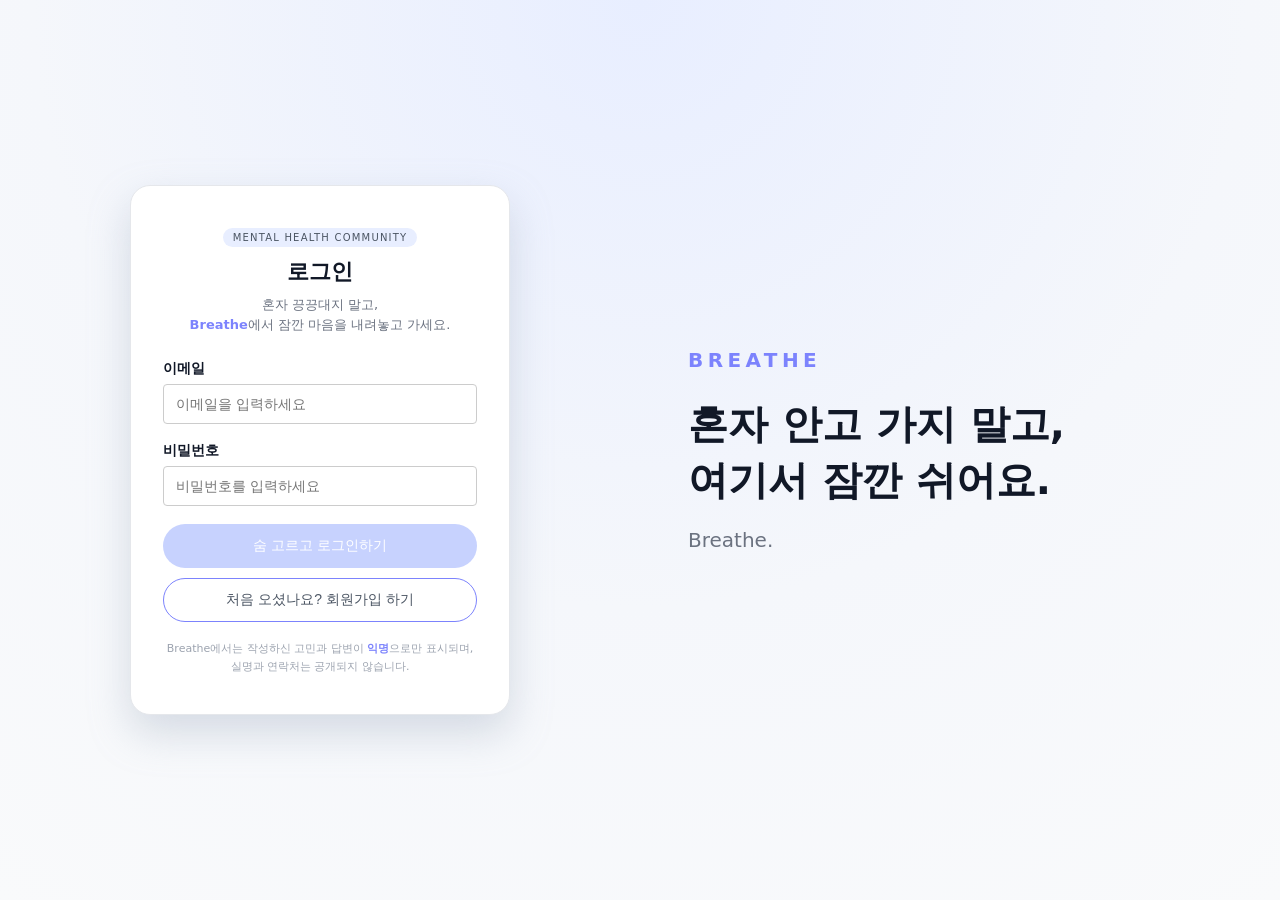
<file: index.html>
<!-- /index.html (프로젝트 루트) -->
<!DOCTYPE html>
<html lang="ko">
  <head>
    <meta charset="UTF-8" />
    <meta http-equiv="refresh" content="0; url=./html/login.html" />
    <title>Redirecting...</title>
  </head>
  <body></body>
</html>
</file>
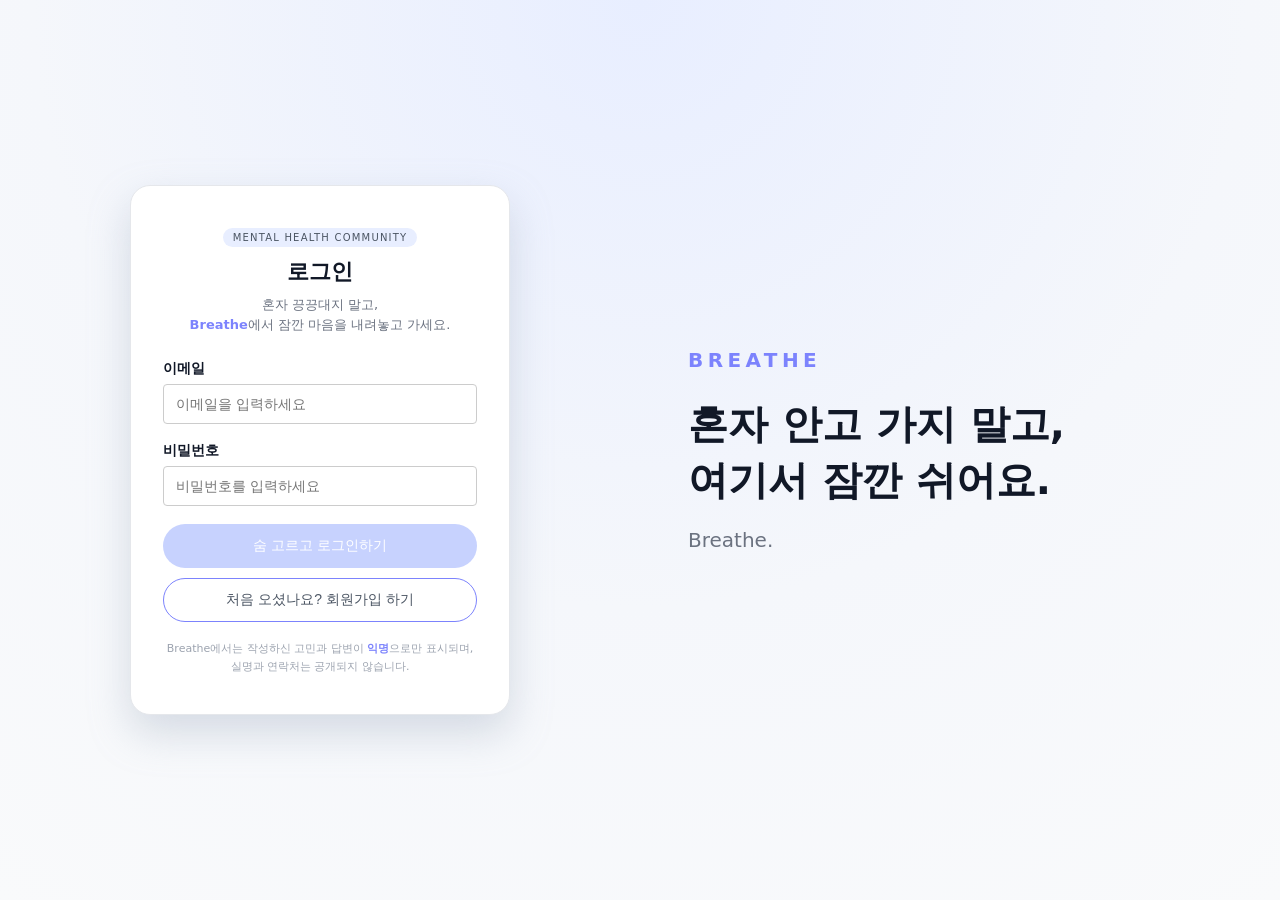
<file: html/login.html>
<!DOCTYPE html>
<html lang="ko">
  <head>
    <meta charset="UTF-8" />
    <title>로그인 | Breathe</title>
    <link rel="stylesheet" href="../css/common.css" />
    <link rel="stylesheet" href="../css/login.css" />
  </head>
  <body>
    <div class="auth-split">
      <!-- 왼쪽: 로그인 영역 -->
      <main class="container auth-left">
        <section class="auth-box">
          <div class="auth-header">
            <p class="auth-badge">MENTAL HEALTH COMMUNITY</p>
            <h2 class="auth-title">로그인</h2>
            <p class="auth-subtitle">
              혼자 끙끙대지 말고, <br /><span class="brand">Breathe</span>에서
              잠깐 마음을 내려놓고 가세요.
            </p>
          </div>

          <div class="input-group">
            <label for="login-email">이메일</label>
            <input
              id="login-email"
              type="email"
              placeholder="이메일을 입력하세요"
            />
            <p id="login-email-error" class="helper-text hidden">
              올바른 이메일 주소 형식을 입력해주세요.
            </p>
          </div>

          <div class="input-group">
            <label for="login-password">비밀번호</label>
            <input
              id="login-password"
              type="password"
              placeholder="비밀번호를 입력하세요"
            />
            <p id="login-pw-error" class="helper-text hidden">
              비밀번호는 8~20자이며 대문자, 소문자, 숫자, 특수문자를 각각 1개
              이상 포함해야 합니다.
            </p>
          </div>

          <button
            id="login-btn"
            class="primary-btn disabled"
            type="button"
            disabled
          >
            숨 고르고 로그인하기
          </button>

          <button
            id="go-signup-btn"
            class="secondary-btn"
            type="button"
          >
            처음 오셨나요? 회원가입 하기
          </button>

          <p class="auth-footer-text">
            Breathe에서는 작성하신 고민과 답변이 <strong>익명</strong>으로만
            표시되며,<br /> 실명과 연락처는 공개되지 않습니다.
          </p>
        </section>
      </main>

      <!-- 오른쪽: 브랜드 & 슬로건 영역 -->
      <section class="auth-right">
        <div class="brand-panel">
          <p class="brand-mark">Breathe</p>
          <h2 class="brand-title">
            혼자 안고 가지 말고,<br />
            여기서 잠깐 쉬어요.
          </h2>
          <p class="brand-tagline">Breathe.</p>
        </div>
      </section>
    </div>

    <div id="global-toast" class="toast hidden"></div>

    <script type="module" src="../js/login.js"></script>
  </body>
</html>
</file>
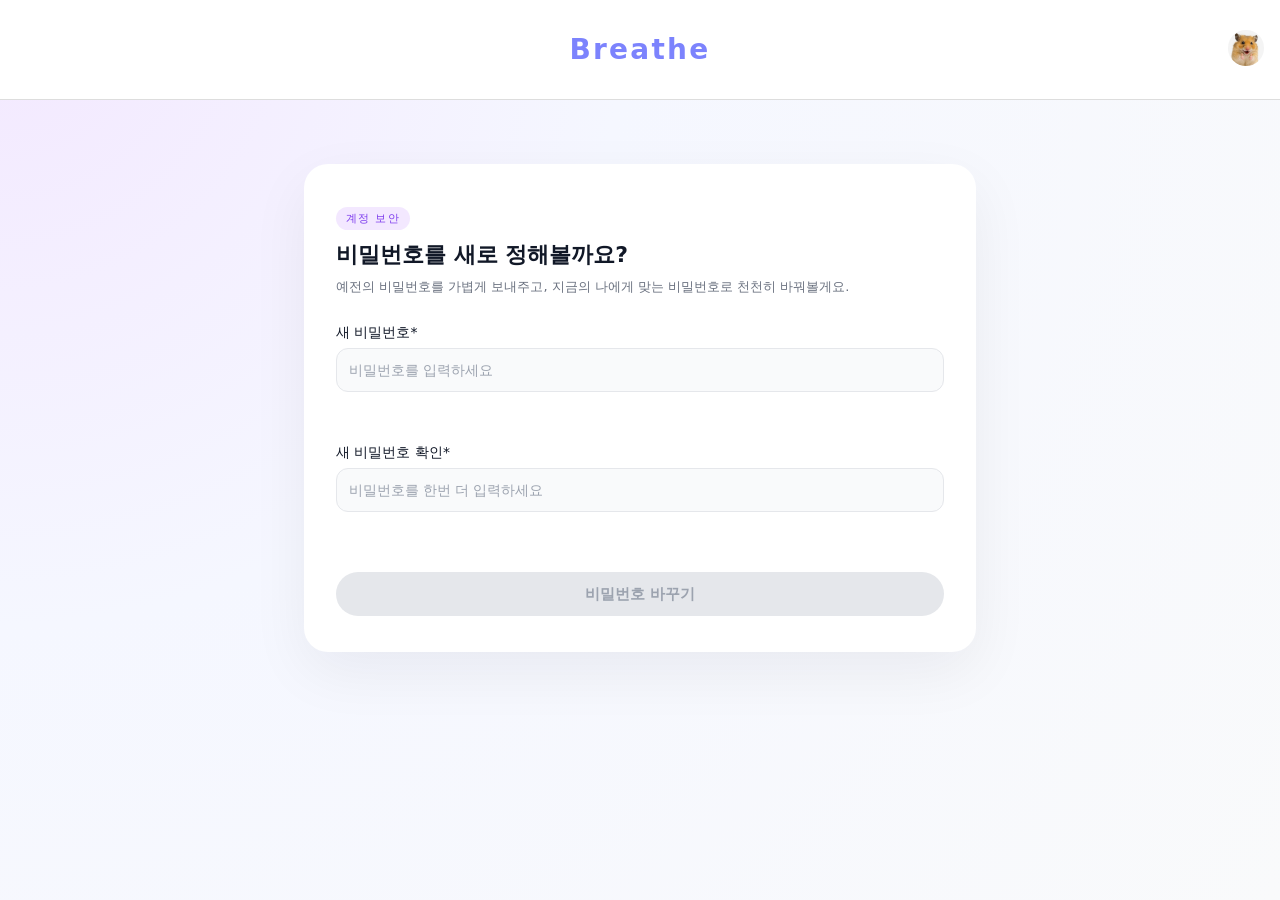
<file: html/password-edit.html>
<!DOCTYPE html>
<html lang="ko">
  <head>
    <meta charset="UTF-8" />
    <title>비밀번호 수정 | Breathe</title>
    <!-- 비밀번호 수정 전용 스타일 -->
     <link rel="stylesheet" href="../css/common.css" />
    <link rel="stylesheet" href="../css/password-edit.css" />
    <link rel="stylesheet" href="../css/header.css" />
  </head>
  <body>
    <!-- 공통 헤더 -->
    <header class="global-header">
      <h1 class="global-header-title">Breathe</h1>
      <div class="header-profile-wrapper">
        <button
          id="header-profile-btn"
          class="header-profile-btn"
          type="button"
        >
          <img
            src="../img/dummy.png"
            alt="프로필"
            class="header-profile-img"
          />
        </button>

        <div id="profile-dropdown" class="profile-dropdown hidden">
          <button
            type="button"
            class="dropdown-item"
            data-action="edit-profile"
          >
            회원정보수정
          </button>
          <button
            type="button"
            class="dropdown-item"
            data-action="change-password"
          >
            비밀번호수정
          </button>
          <button type="button" class="dropdown-item" data-action="logout">
            로그아웃
          </button>
        </div>
      </div>
    </header>
    
    <main class="profile-edit-page password-edit-page">
  <section class="profile-card">
    <p class="page-badge">계정 보안</p>
    <h2 class="page-title">비밀번호를 새로 정해볼까요?</h2>
    <p class="page-subtitle">
      예전의 비밀번호를 가볍게 보내주고, 지금의 나에게 맞는 비밀번호로 천천히 바꿔볼게요.
    </p>

    <form id="password-edit-form" novalidate>
      <!-- 비밀번호 -->
      <div class="form-group">
        <label for="password" class="input-label">새 비밀번호*</label>
        <input
          id="password"
          name="password"
          type="password"
          class="input-field"
          placeholder="비밀번호를 입력하세요"
          autocomplete="new-password"
        />
        <p id="password-helper" class="input-helper"></p>
      </div>

      <!-- 비밀번호 확인 -->
      <div class="form-group">
        <label for="passwordConfirm" class="input-label">새 비밀번호 확인*</label>
        <input
          id="passwordConfirm"
          name="passwordConfirm"
          type="password"
          class="input-field"
          placeholder="비밀번호를 한번 더 입력하세요"
          autocomplete="new-password"
        />
        <p id="password-confirm-helper" class="input-helper"></p>
      </div>

      <!-- 수정 버튼 -->
      <button
        id="password-submit-btn"
        type="submit"
        class="primary-btn full-width"
        disabled
      >
        비밀번호 바꾸기
      </button>
    </form>
  </section>
</main>


    <!--  여기 토스트 추가됨 -->
    <div id="toast" class="toast hidden"></div>

    <!-- 이 페이지 전용 스크립트 -->
    <script type="module" src="../js/password-edit.js"></script>
  </body>
</html>
</file>
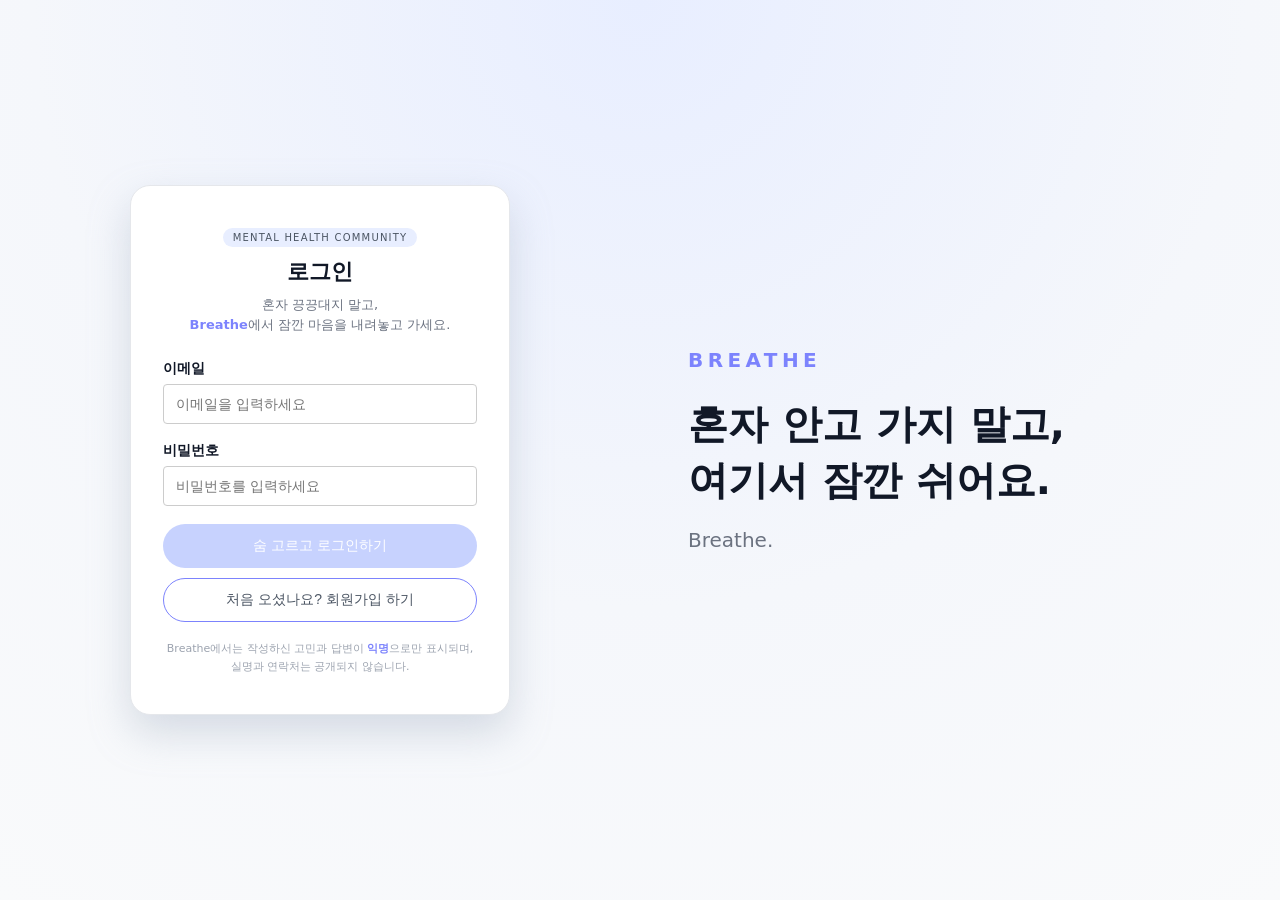
<file: html/post-create.html>
<!DOCTYPE html>
<html lang="ko">
  <head>
    <meta charset="UTF-8" />
    <title>마음 남기기 | Breathe</title>
    <link rel="stylesheet" href="../css/common.css" />
    <link rel="stylesheet" href="../css/post-create.css" />
  </head>
  <body>
    <header class="global-header">
      <div class="header-back-area">
        <button id="back-btn" class="back-btn" type="button">←</button>
      </div>
      <h1 class="brand-title">Breathe</h1>
      <div class="header-profile-wrapper">
        <button id="header-profile-btn" class="header-profile-btn" type="button">
          <img src="../img/dummy.png" class="header-profile-img" />
        </button>
        <div id="profile-dropdown" class="profile-dropdown hidden">
          <button class="dropdown-item" data-action="edit-profile">회원정보수정</button>
          <button class="dropdown-item" data-action="change-password">비밀번호수정</button>
          <button class="dropdown-item" data-action="logout">로그아웃</button>
        </div>
      </div>
    </header>

    <main class="create-container">
      <!-- 새 안내 제목 -->
      <h2 class="page-title">오늘 어떤 마음이 오셨나요?</h2>
      <p class="page-sub">가볍게 남겨두고 가도 괜찮아요. 당신의 이야기를 들을게요.</p>

      <form id="post-create-form" class="create-form">
        <!-- 제목 -->
        <section class="form-section">
          <label for="title-input" class="form-label">
            제목<span class="required">*</span>
          </label>
          <input
            id="title-input"
            class="text-input"
            type="text"
            placeholder="짧게 한 줄 제목을 남겨주세요. (최대 26자)"
            maxlength="26"
          />
          <div class="helper-row">
            <span id="title-length" class="helper-text">0 / 26</span>
          </div>
        </section>

        <!-- 내용 -->
        <section class="form-section">
          <label for="content-input" class="form-label">
            내용<span class="required">*</span>
          </label>
          <textarea
            id="content-input"
            class="textarea-input"
            rows="10"
            placeholder="지금 마음 상태나 하고 싶은 말을 적어주세요."
          ></textarea>
        </section>

        <!-- 이미지 업로드 -->
        <section class="form-section">
          <label class="form-label">
            이미지<span class="required">*</span>
          </label>
          <div class="file-row">
            <label for="image-input" class="file-label">이미지 선택</label>
            <input
              id="image-input"
              class="file-input"
              type="file"
              accept="image/*"
            />
            <span id="file-name" class="file-name">아직 선택된 파일이 없어요.</span>
          </div>
        </section>

        <!-- 제출 -->
        <section class="form-section button-section">
          <button id="submit-create-btn" class="primary-btn" type="button">
            마음 전하기
          </button>
        </section>
      </form>
    </main>

    <script type="module" src="../js/post-create.js"></script>
  </body>
</html>
</file>
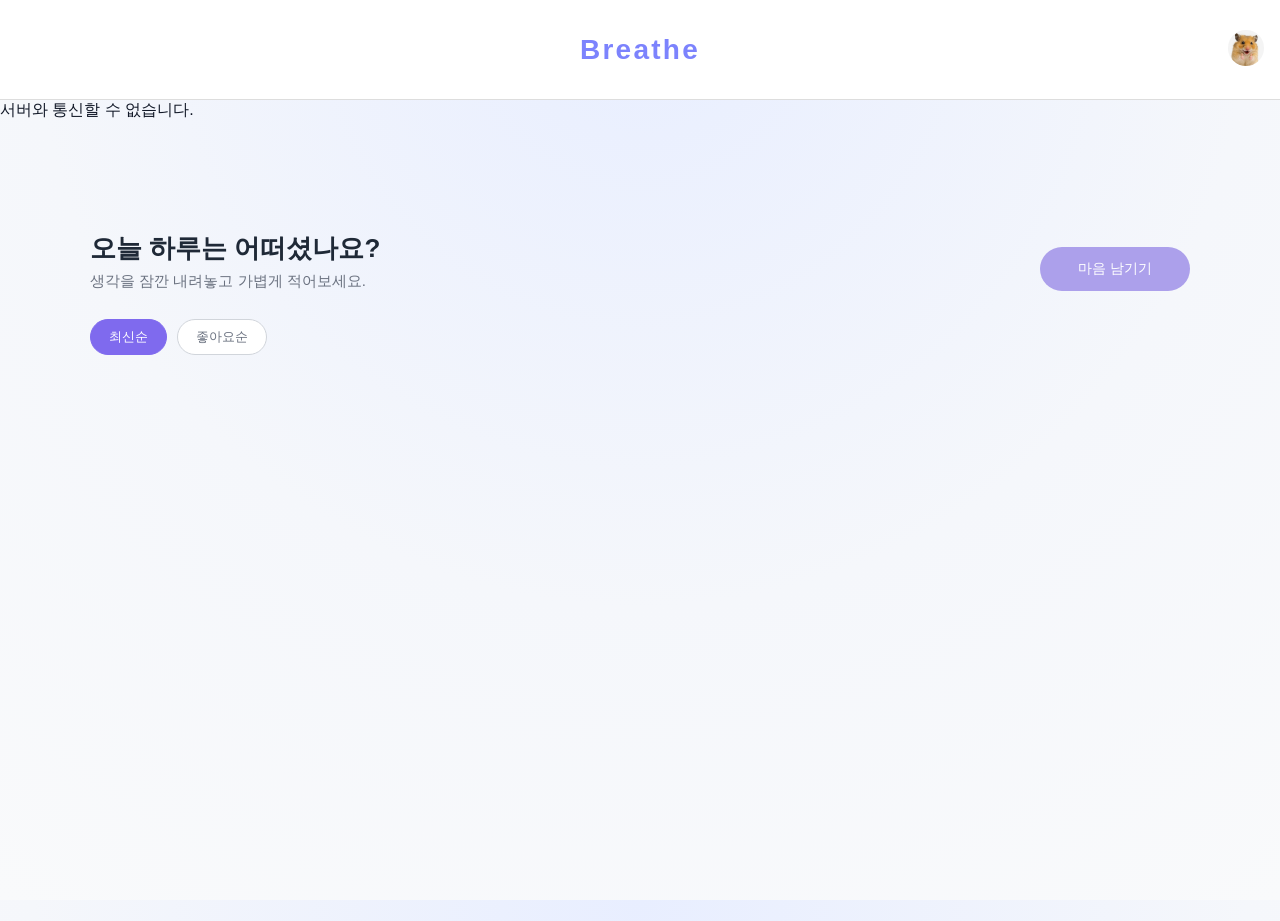
<file: html/post-detail.html>
<!DOCTYPE html>
<html lang="ko">
  <head>
    <meta charset="UTF-8" />
    <title>게시글 상세 | Breathe</title>
    <link rel="stylesheet" href="../css/post-detail.css" />
  </head>
  <body>
    <header class="global-header">
      <h1 class="global-header-title">Breathe</h1>

      <div class="header-profile-wrapper">
        <button id="header-profile-btn" class="header-profile-btn" type="button">
          <img src="../img/dummy.png" alt="프로필" class="header-profile-img" />
        </button>

        <div id="profile-dropdown" class="profile-dropdown hidden">
          <button type="button" class="dropdown-item" data-action="edit-profile">
            회원정보수정
          </button>
          <button
            type="button"
            class="dropdown-item"
            data-action="change-password"
          >
            비밀번호수정
          </button>
          <button type="button" class="dropdown-item" data-action="logout">
            로그아웃
          </button>
        </div>
      </div>
    </header>

    <div id="global-toast" class="toast hidden"></div>

    <!-- 전체 페이지 컨테이너 -->
    <main class="detail-container">
      <div class="detail-inner">
      <!-- 새 뒤로가기 버튼 -->
      <button
        id="back-btn"
        class="back-chip"
        type="button"
        aria-label="게시판으로 돌아가기"
      >
        ← 고민 목록으로
      </button>
      <!-- 하나의 큰 카드 느낌 -->
      <div class="detail-card">
        <!-- 제목 / 작성자 -->
        <section class="post-header-section">
          <div class="post-label">오늘의 고민</div>
          <h2 id="post-title" class="post-title"></h2>

          <div class="post-meta-row">
            <div class="post-author">
              <img
                id="post-author-avatar"
                class="post-author-avatar"
                src="../img/dummy.png"
                alt="작성자 프로필"
              />

              <div class="post-author-info">
                <p id="post-author-name" class="author-name"></p>
                <p id="post-created-at" class="author-date"></p>
              </div>
            </div>

            <div class="post-actions">
              <button id="edit-post-btn" class="outline-btn" type="button">
                수정
              </button>
              <button id="delete-post-btn" class="outline-btn danger" type="button">
                삭제
              </button>
            </div>
          </div>
        </section>

        <!-- 이미지 + 본문 -->
        <section class="post-content-section">
          <div id="post-image" class="post-image-placeholder">
            <img
              id="post-image-tag"
              class="post-image-img hidden"
              src=""
              alt="게시글 이미지"
            />
          </div>

          <p id="post-content" class="post-content"></p>
        </section>

        <!-- 좋아요 / 조회수 / 댓글수 -->
        <section class="post-stats-section">
          <button id="like-btn" class="stat-card like disabled" type="button">
            <span class="stat-chip-label">마음 내밀기</span>
            <span id="like-count" class="stat-number"></span>
          </button>
          <div class="stat-card">
            <span class="stat-chip-label">조회수</span>
            <span id="view-count" class="stat-number"></span>
          </div>
          <div class="stat-card">
            <span class="stat-chip-label">댓글</span>
            <span id="comment-count" class="stat-number"></span>
          </div>
        </section>

        <!-- 댓글 입력 -->
        <section class="comment-input-section">
          <div class="comment-input-header">
            <h3 class="comment-title">한마디 남겨볼까요?</h3>
            <p class="comment-subtitle">
              가볍게 한 줄만 적어도 괜찮아요. 당신의 말이 누군가에게 숨 쉴 틈이 될 수 있어요.
            </p>
          </div>

          <label for="comment-input" class="comment-label">댓글</label>

          <textarea
            id="comment-input"
            class="comment-input"
            rows="4"
            placeholder="따뜻한 한마디를 남겨주세요."
          ></textarea>

          <div class="comment-input-actions">
            <button
              id="submit-comment-btn"
              class="primary-btn disabled"
              type="button"
              disabled
            >
              댓글 등록
            </button>
          </div>
        </section>

        <!-- 댓글 리스트 -->
        <section class="comment-list-section">
          <h3 class="comment-list-title">이 고민에 달린 이야기들</h3>
          <div id="comment-list" class="comment-list"></div>
        </section>
      </div>
    </main>

    <!-- 게시글 삭제 모달 -->
    <div id="post-delete-modal" class="modal-overlay hidden">
      <div class="modal-card">
        <p class="modal-title">게시글을 삭제하시겠습니까?</p>
        <p class="modal-desc">삭제한 내용은 복구할 수 없습니다.</p>
        <div class="modal-actions">
          <button id="cancel-post-delete-btn" class="modal-btn cancel" type="button">
            취소
          </button>
          <button id="confirm-post-delete-btn" class="modal-btn confirm" type="button">
            확인
          </button>
        </div>
      </div>
    </div>

    <!-- 댓글 삭제 모달 -->
    <div id="comment-delete-modal" class="modal-overlay hidden">
      <div class="modal-card">
        <p class="modal-title">댓글을 삭제하시겠습니까?</p>
        <p class="modal-desc">삭제한 내용은 복구할 수 없습니다.</p>
        <div class="modal-actions">
          <button
            id="cancel-comment-delete-btn"
            class="modal-btn cancel"
            type="button"
          >
            취소
          </button>
          <button
            id="confirm-comment-delete-btn"
            class="modal-btn confirm"
            type="button"
          >
            확인
          </button>
        </div>
      </div>
    </div>

    <script type="module" src="../js/post-detail.js"></script>
  </body>
</html>
</file>
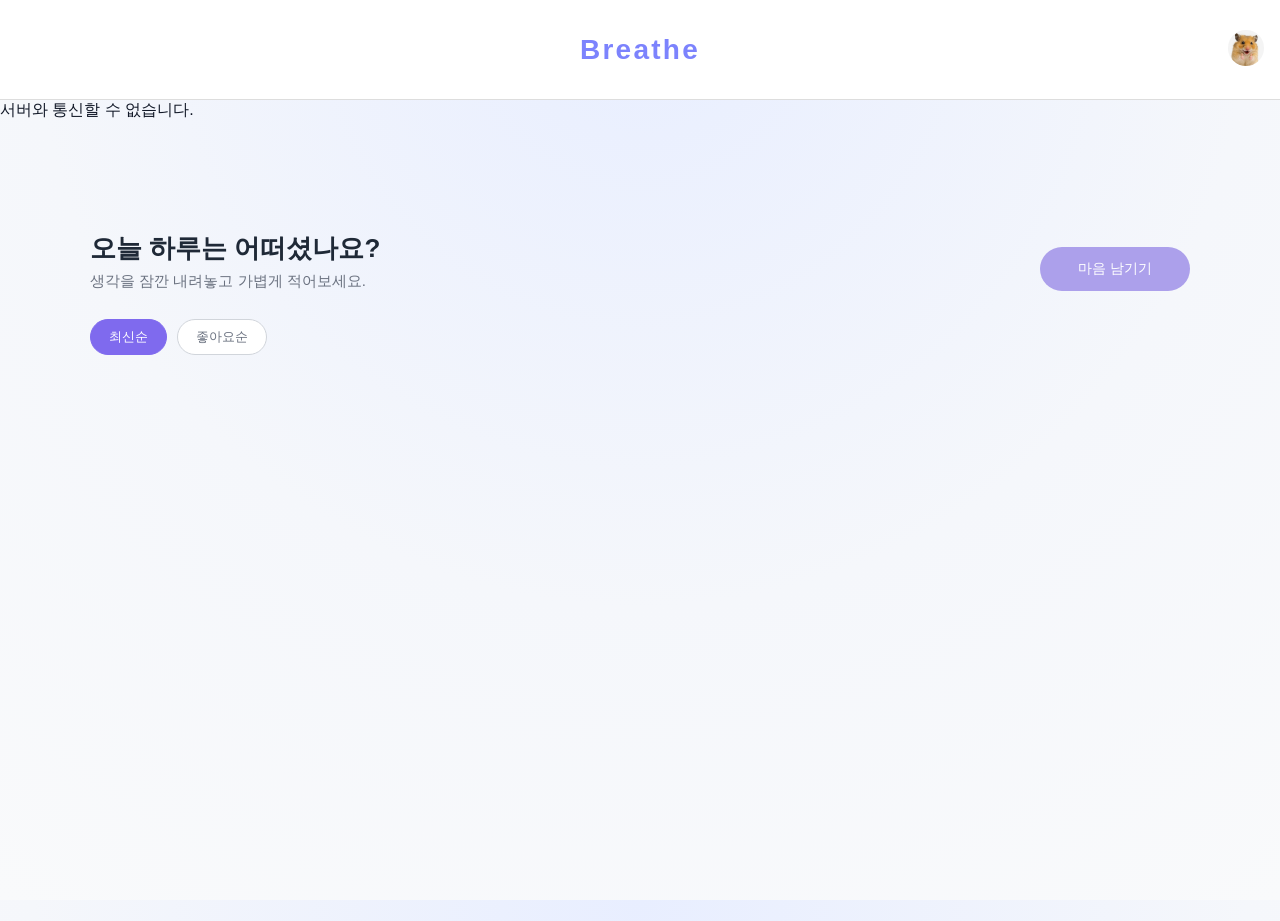
<file: html/post-edit.html>
<!DOCTYPE html>
<html lang="ko">
  <head>
    <meta charset="UTF-8" />
    <title>게시글 수정 | Breathe</title>
    <link rel="stylesheet" href="../css/common.css" />
    <link rel="stylesheet" href="../css/header.css" />
    <link rel="stylesheet" href="../css/post-edit.css" />
  </head>
  <body>
    <!-- 공통 헤더 -->
    <header class="global-header">
      <div class="header-back-area">
        <button id="back-btn" class="back-btn" type="button" aria-label="이전 페이지로">
          ←
        </button>
      </div>

      <h1 class="global-header-title">Breathe</h1>

      <div class="header-profile-wrapper">
        <button
          id="header-profile-btn"
          class="header-profile-btn"
          type="button"
        >
          <img
            src="../img/dummy.png"
            alt="프로필"
            class="header-profile-img"
          />
        </button>

        <div id="profile-dropdown" class="profile-dropdown hidden">
          <button
            type="button"
            class="dropdown-item"
            data-action="edit-profile"
          >
            회원정보수정
          </button>
          <button
            type="button"
            class="dropdown-item"
            data-action="change-password"
          >
            비밀번호수정
          </button>
          <button type="button" class="dropdown-item" data-action="logout">
            로그아웃
          </button>
        </div>
      </div>
    </header>

    <div id="global-toast" class="toast hidden"></div>

    <main class="edit-page">
      <!-- 상단 카피 영역 (작성 페이지와 톤 맞추기) -->
      <section class="edit-header">
        <span class="badge-tag">오늘의 고민</span>
        <h2 class="edit-title">이 기록을 조금 다듬어볼까요?</h2>
        <p class="edit-subtitle">
          이미 남겨둔 이야기를 가볍게 고쳐도 괜찮아요. 그때의 나와 지금의 나를 천천히 이어볼게요.
        </p>
      </section>

      <!-- 작성 카드 -->
      <section class="edit-card">
        <form id="post-edit-form" class="edit-form">
          <!-- 제목 -->
          <section class="form-section">
            <label for="title-input" class="form-label">
              제목<span class="required">*</span>
            </label>
            <input
              id="title-input"
              class="text-input"
              type="text"
              placeholder="짧게 한 줄 제목을 남겨주세요. (최대 26자)"
              maxlength="26"
            />
            <div class="helper-row">
              <span id="title-length" class="helper-text">0 / 26</span>
            </div>
          </section>

          <!-- 내용 -->
          <section class="form-section">
            <label for="content-input" class="form-label">
              내용<span class="required">*</span>
            </label>
            <textarea
              id="content-input"
              class="textarea-input"
              rows="10"
              placeholder="그때 남겼던 이야기 중에서, 살리고 싶은 말과 고치고 싶은 말을 적어주세요."
            ></textarea>
          </section>

          <!-- 이미지 업로드 -->
          <section class="form-section">
            <label class="form-label">
              이미지<span class="required">*</span>
            </label>
            <p class="label-description">
              지금 올려둔 이미지를 그대로 둘 수도 있고, 다른 사진으로 바꿀 수도 있어요.
            </p>

            <div class="file-row">
              <label for="image-input" class="file-label">이미지 변경</label>
              <input
                id="image-input"
                class="file-input"
                type="file"
                accept="image/*"
              />
              <span id="file-name" class="file-name">기존 파일 명</span>
            </div>
            <p class="helper-text small">
              이미지는 1개만 업로드 할 수 있습니다.
            </p>
          </section>

          <!-- 버튼 -->
          <section class="form-section button-section">
            <button
              id="submit-edit-btn"
              class="primary-btn disabled"
              type="button"
              disabled
            >
              마음 고치기
            </button>
          </section>
        </form>
      </section>
    </main>

    <script type="module" src="../js/post-edit.js"></script>
  </body>
</html>
</file>
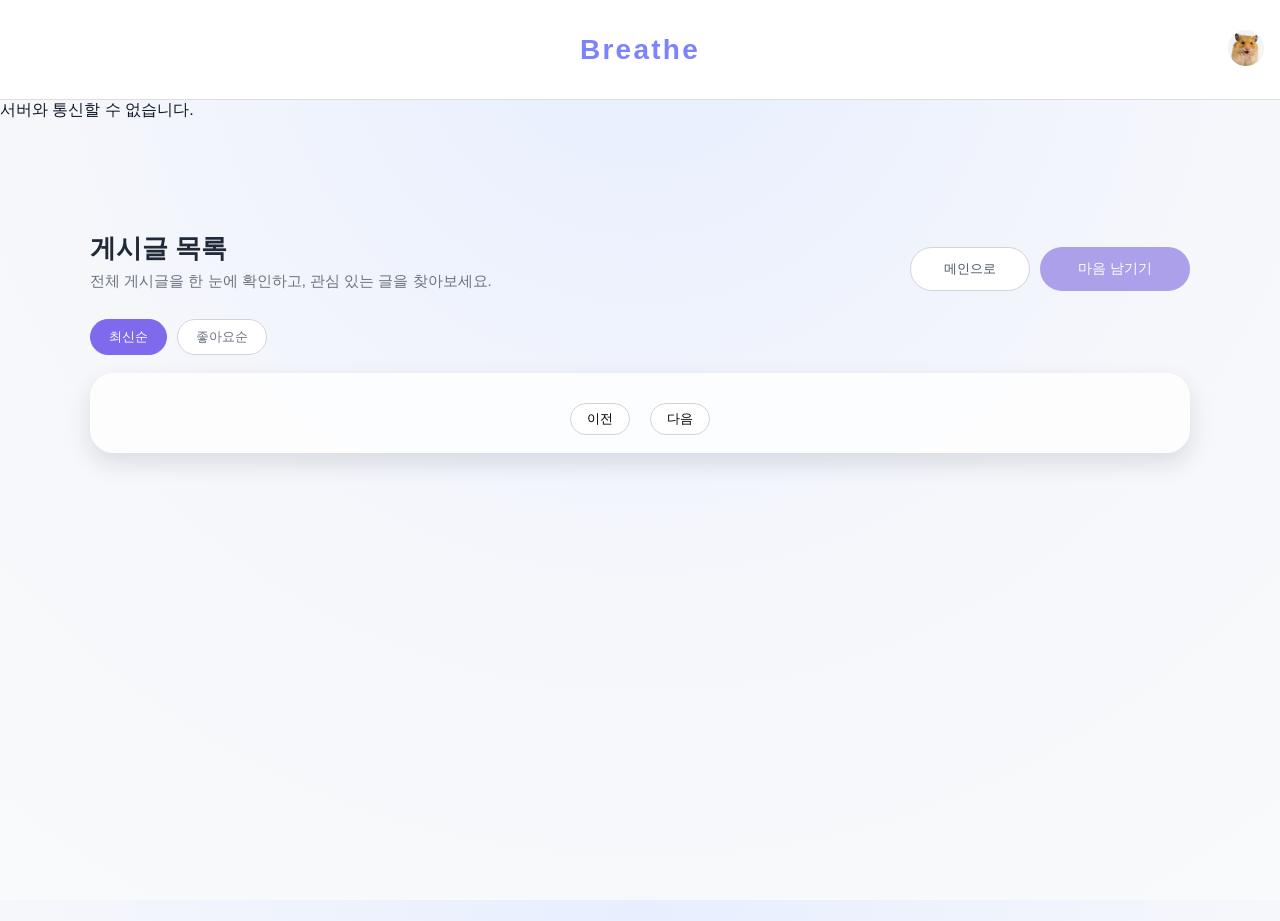
<file: html/posts-list.html>
<!DOCTYPE html>
<html lang="ko">
  <head>
    <meta charset="UTF-8" />
    <title>전체 게시글 목록 | Breathe</title>
    <link rel="stylesheet" href="../css/header.css" />
    <link rel="stylesheet" href="../css/posts-list.css" />
  </head>
  <body>
    <header class="global-header">
      <h1 class="global-header-title">Breathe</h1>

      <div class="header-profile-wrapper">
        <button
          id="header-profile-btn"
          class="header-profile-btn"
          type="button"
        >
          <img
            src="../img/dummy.png"
            alt="프로필"
            class="header-profile-img"
          />
        </button>

        <div id="profile-dropdown" class="profile-dropdown hidden">
          <button
            type="button"
            class="dropdown-item"
            data-action="edit-profile"
          >
            회원정보수정
          </button>
          <button
            type="button"
            class="dropdown-item"
            data-action="change-password"
          >
            비밀번호수정
          </button>
          <button type="button" class="dropdown-item" data-action="logout">
            로그아웃
          </button>
        </div>
      </div>
    </header>

    <div id="global-toast" class="toast hidden"></div>

    <main class="post-main">
      <div class="post-content-wrapper">
        <!-- 상단 타이틀 -->
        <section class="post-intro list-intro">
          <div class="intro-text">
            <h2 class="intro-title">게시글 목록</h2>
            <p class="intro-desc">
              전체 게시글을 한 눈에 확인하고, 관심 있는 글을 찾아보세요.
            </p>
          </div>

          <div class="intro-actions">
            <button
              id="go-main-btn"
              class="list-btn"
              type="button"
            >
              메인으로
            </button>

            <button
              id="go-write-btn"
              class="write-btn"
              type="button"
            >
              마음 남기기
            </button>
          </div>
        </section>

        <!-- 정렬 옵션 -->
        <section class="post-sort-row">
          <button
            class="sort-btn active"
            data-sort="latest"
            id="sort-latest-btn"
          >
            최신순
          </button>
          <button
            class="sort-btn"
            data-sort="likes"
            id="sort-likes-btn"
          >
            좋아요순
          </button>
        </section>

        <!-- 전체 목록 -->
        <section class="post-list-section">
          <ul id="post-table" class="post-table">
            <!-- JS에서 li.post-row를 채움 -->
          </ul>

          <p id="list-empty-text" class="empty-text hidden">
            아직 작성된 게시글이 없습니다.
          </p>

          <div class="pagination">
            <button id="prev-page-btn" class="page-btn">이전</button>
            <span id="page-info" class="page-info"></span>
            <button id="next-page-btn" class="page-btn">다음</button>
          </div>
        </section>
      </div>
    </main>

    <script type="module" src="../js/posts-list.js"></script>
  </body>
</html>
</file>
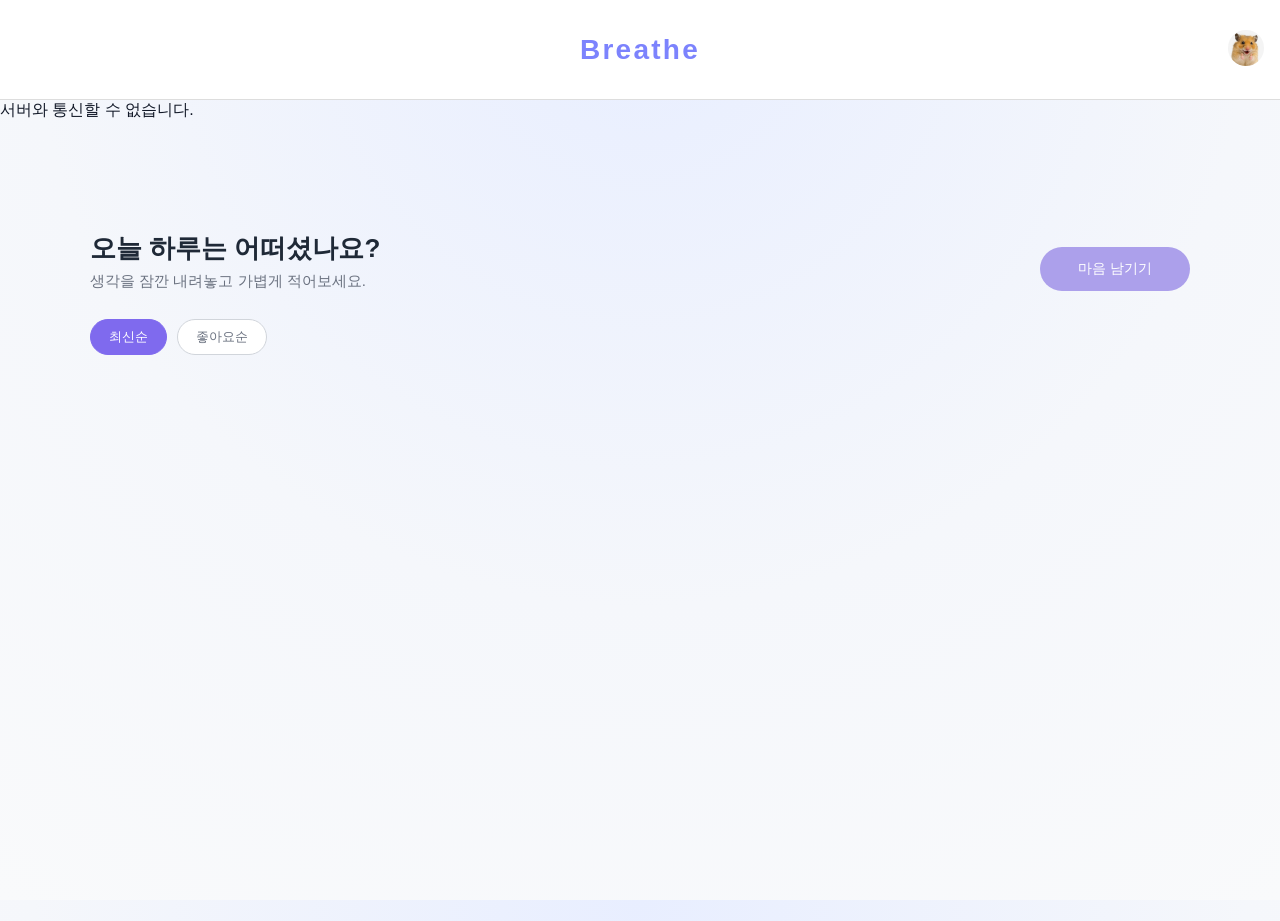
<file: html/posts.html>
<!DOCTYPE html>
<html lang="ko">
  <head>
    <meta charset="UTF-8" />
    <title>게시글 목록 | Breathe</title>
    <link rel="stylesheet" href="../css/header.css" />
    <link rel="stylesheet" href="../css/posts.css" />
  </head>
  <body>
    <header class="global-header">
      <h1 class="global-header-title">Breathe</h1>

      <div class="header-profile-wrapper">
        <button
          id="header-profile-btn"
          class="header-profile-btn"
          type="button"
        >
          <img
            src="../img/dummy.png"
            alt="프로필"
            class="header-profile-img"
          />
        </button>

        <div id="profile-dropdown" class="profile-dropdown hidden">
          <button
            type="button"
            class="dropdown-item"
            data-action="edit-profile"
          >
            회원정보수정
          </button>
          <button
            type="button"
            class="dropdown-item"
            data-action="change-password"
          >
            비밀번호수정
          </button>
          <button type="button" class="dropdown-item" data-action="logout">
            로그아웃
          </button>
        </div>
      </div>
    </header>

    <div id="global-toast" class="toast hidden"></div>

    <main class="post-main">
      <div class="post-content-wrapper">
        <!-- 인사 + 작성 버튼 -->
        <section class="post-intro">
          <div class="intro-text">
            <h2 class="intro-title">오늘 하루는 어떠셨나요?</h2>
            <p class="intro-desc">생각을 잠깐 내려놓고 가볍게 적어보세요.</p>
          </div>

          <button
            id="go-write-btn"
            class="write-btn"
            type="button"
          >
            마음 남기기
          </button>
        </section>

        <!-- 정렬 옵션 -->
        <section class="post-sort-row">
          <button class="sort-btn active" data-sort="latest">최신순</button>
          <button class="sort-btn" data-sort="likes">좋아요순</button>
        </section>

        <!-- 캐러셀 영역 -->
        <section class="post-carousel-section">
          <div class="post-carousel">
            <!-- JS에서 .post-card들을 여기에 채움 -->
            <div id="post-list" class="post-list"></div>
          </div>

          <p id="empty-text" class="empty-text hidden">
            아직 작성된 마음이 없어요.<br />
            가볍게 첫 마음을 남겨보는 건 어떨까요?
          </p>
        </section>
      </div>
    </main>

    <script type="module" src="../js/posts.js"></script>
  </body>
</html>
</file>
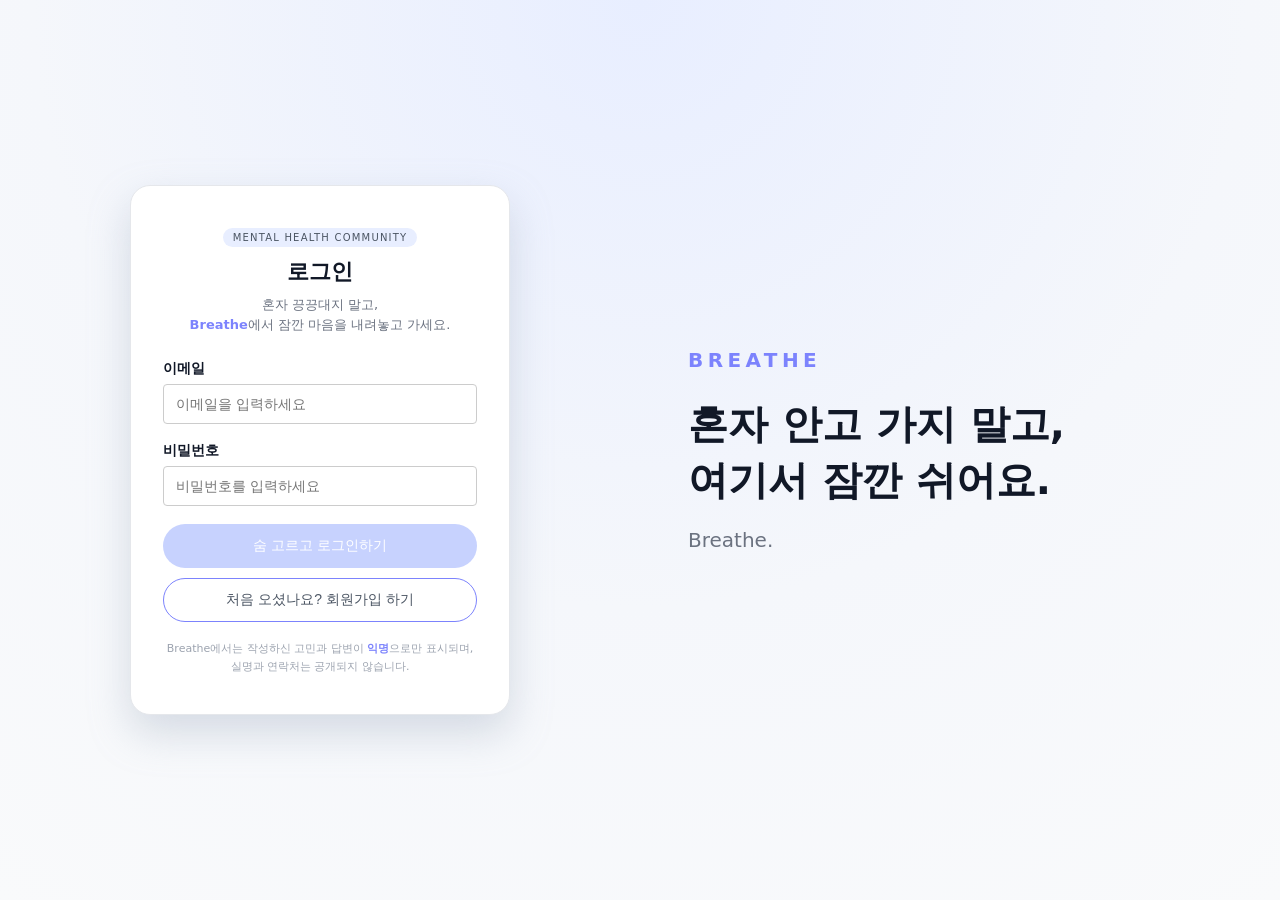
<file: html/profile-edit.html>
<!DOCTYPE html>
<html lang="ko">
  <head>
    <meta charset="UTF-8" />
    <title>회원정보 수정 | Breathe</title>
    <link rel="stylesheet" href="../css/common.css" />
    <link rel="stylesheet" href="../css/header.css" />
    <link rel="stylesheet" href="../css/profile-edit.css" />
  </head>
  <body>
    <!-- 공통 헤더 -->
    <header class="global-header">
      <h1 class="global-header-title">Breathe</h1>
        <button id="back-btn" class="back-btn" type="button" aria-label="이전 페이지로">
          ←
        </button>
      <div class="header-profile-wrapper">
        <button
          id="header-profile-btn"
          class="header-profile-btn"
          type="button"
        >
          <img
            src="../img/dummy.png"
            alt="프로필"
            class="header-profile-img"
          />
        </button>

        <div id="profile-dropdown" class="profile-dropdown hidden">
          <button
            type="button"
            class="dropdown-item"
            data-action="edit-profile"
          >
            회원정보수정
          </button>
          <button
            type="button"
            class="dropdown-item"
            data-action="change-password"
          >
            비밀번호수정
          </button>
          <button type="button" class="dropdown-item" data-action="logout">
            로그아웃
          </button>
        </div>
      </div>
    </header>

    <main class="profile-edit-page">
      <!-- 상단 카피 영역 -->
      <section class="profile-header">
        <span class="badge-tag">나의 프로필</span>
        <h2 class="page-title">어떤 모습으로 기억되고 싶으신가요?</h2>
        <p class="page-subtitle">
          닉네임과 프로필 사진은, 이곳에서 당신을 대신해 인사하는 얼굴이에요.
          편안하게 느껴지는 모습으로 천천히 바꿔보세요.
        </p>
      </section>

      <!-- 프로필 카드 -->
      <section class="profile-card">
        <!-- 프로필 이미지 -->
        <section class="profile-image-section">
          <p class="profile-image-label">프로필 사진*</p>

          <div class="profile-image-wrapper">
            <img
              id="profile-image"
              class="profile-image"
              src="../img/dummy.png"
              alt="프로필 이미지"
            />
            <button
              id="profile-image-change-btn"
              class="profile-image-change-btn"
              type="button"
            >
              이미지 변경
            </button>
            <input
              id="profile-image-input"
              class="hidden"
              type="file"
              accept="image/*"
            />
          </div>
        </section>

        <!-- 이메일 + 닉네임 -->
        <section class="profile-form-section">
          <label for="email-input" class="form-label">이메일</label>
          <input
            id="email-input"
            class="text-input"
            type="email"
            readonly
          />

          <label for="nickname-input" class="form-label">닉네임</label>
          <input
            id="nickname-input"
            class="text-input"
            type="text"
            maxlength="10"
            placeholder="닉네임을 입력해주세요."
          />
          <p id="nickname-helper" class="helper-text"></p>
        </section>

        <!-- 버튼들 -->
        <section class="profile-button-section">
          <button
            id="profile-save-btn"
            class="primary-btn"
            type="button"
          >
            변경사항 저장하기
          </button>

          <button
            id="withdraw-btn"
            class="withdraw-btn"
            type="button"
          >
            Breathe에서 떠나고 싶어요
          </button>
        </section>
      </section>

      <!-- 수정 완료 토스트 -->
      <div id="profile-toast" class="toast hidden">수정이 완료되었어요.</div>
    </main>

    <!-- 회원 탈퇴 모달 -->
    <div id="withdraw-modal" class="modal-overlay hidden">
      <div class="modal">
        <h3 class="modal-title">정말 떠나시겠어요?</h3>
        <p class="modal-message">
          작성했던 고민과 댓글은 모두 삭제되며,<br />
          이후에는 다시 복구할 수 없어요.
        </p>
        <div class="modal-actions">
          <button
            type="button"
            id="withdraw-cancel-btn"
            class="modal-btn modal-cancel-btn"
          >
            더 머물게요
          </button>
          <button
            type="button"
            id="withdraw-confirm-btn"
            class="modal-btn modal-confirm-btn"
          >
            떠날게요
          </button>
        </div>
      </div>
    </div>

    <script type="module" src="../js/profile-edit.js"></script>
  </body>
</html>
</file>
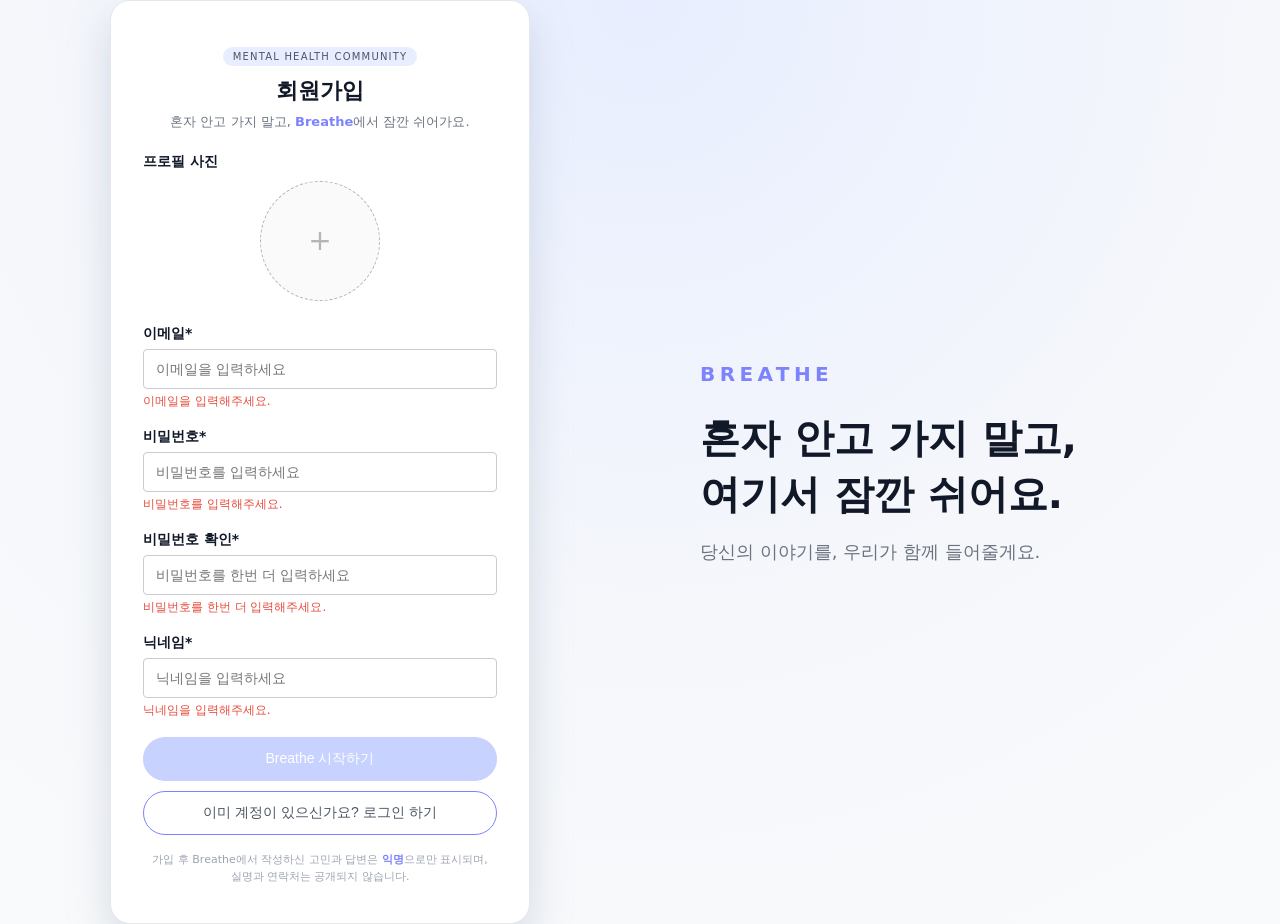
<file: html/signup.html>
<!DOCTYPE html>
<html lang="ko">
  <head>
    <meta charset="UTF-8" />
    <title>회원가입 | Breathe</title>
    <link rel="stylesheet" href="../css/common.css" />
    <link rel="stylesheet" href="../css/signup.css" />
  </head>
  <body>
    <div class="auth-split">
      <!-- 왼쪽: 회원가입 폼 -->
      <main class="container auth-left">
        <section class="auth-box">
          <!-- 상단 브랜드 영역 -->
          <div class="auth-header">
            <p class="auth-badge">MENTAL HEALTH COMMUNITY</p>
            <h2 class="auth-title">회원가입</h2>
            <p class="auth-subtitle">
              혼자 안고 가지 말고, <span class="brand">Breathe</span>에서
              잠깐 쉬어가요.
            </p>
          </div>

          <!-- 프로필 사진 -->
          <section class="profile-section">
            <div class="profile-header">
              <span>프로필 사진</span>
              <p
                id="profile-helper"
                class="helper-text small hidden"
              >
                프로필 사진을 추가해주세요.
              </p>
            </div>

            <div id="profile-placeholder" class="profile-circle">
              <span class="plus-icon">+</span>
              <img
                id="profile-preview"
                class="profile-image hidden"
                alt="프로필 미리보기"
              />
            </div>

            <input
              id="profile-input"
              type="file"
              accept="image/*"
              class="hidden-input"
            />
          </section>

          <!-- 이메일 -->
          <div class="input-group">
            <label for="signup-email">이메일*</label>
            <input
              id="signup-email"
              type="email"
              placeholder="이메일을 입력하세요"
            />
            <p id="signup-email-error" class="helper-text hidden">
              이메일을 입력해주세요.
            </p>
          </div>

          <!-- 비밀번호 -->
          <div class="input-group">
            <label for="signup-password">비밀번호*</label>
            <input
              id="signup-password"
              type="password"
              placeholder="비밀번호를 입력하세요"
            />
            <p id="signup-pw-error" class="helper-text hidden">
              비밀번호는 8자 이상, 20자 이하이며, 대문자, 소문자, 숫자, 특수문자를
              각각 최소 1개 포함해야 합니다.
            </p>
          </div>

          <!-- 비밀번호 확인 -->
          <div class="input-group">
            <label for="signup-password-confirm">비밀번호 확인*</label>
            <input
              id="signup-password-confirm"
              type="password"
              placeholder="비밀번호를 한번 더 입력하세요"
            />
            <p id="signup-pw-confirm-error" class="helper-text hidden">
              비밀번호를 한번 더 입력해주세요.
            </p>
          </div>

          <!-- 닉네임 -->
          <div class="input-group">
            <label for="signup-nickname">닉네임*</label>
            <input
              id="signup-nickname"
              type="text"
              maxlength="20"
              placeholder="닉네임을 입력하세요"
            />
            <p id="signup-nickname-error" class="helper-text hidden">
              닉네임을 입력해주세요.
            </p>
          </div>

          <!-- 버튼 -->
          <button
            id="signup-btn"
            class="primary-btn disabled"
            type="button"
            disabled
          >
            Breathe 시작하기
          </button>

          <button
            id="signup-go-login-btn"
            class="secondary-btn"
            type="button"
          >
            이미 계정이 있으신가요? 로그인 하기
          </button>

          <!-- 하단 안내 -->
          <p class="auth-footer-text">
            가입 후 Breathe에서 작성하신 고민과 답변은 <strong>익명</strong>으로만
            표시되며,<br /> 실명과 연락처는 공개되지 않습니다.
          </p>
        </section>
      </main>

      <!-- 오른쪽: 브랜드 영역 -->
      <section class="auth-right">
        <div class="brand-panel">
          <p class="brand-mark">Breathe</p>
          <h2 class="brand-title">
            혼자 안고 가지 말고,<br />
            여기서 잠깐 쉬어요.
          </h2>
          <p class="brand-tagline">당신의 이야기를, 우리가 함께 들어줄게요.</p>
        </div>
      </section>
    </div>

    <div id="global-toast" class="toast hidden"></div>

    <script type="module" src="../js/signup.js"></script>
  </body>
</html>
</file>
<file: css/common.css>
.toast {
  position: fixed;
  bottom: 20px;
  left: 50%;
  transform: translateX(-50%);
  padding: 12px 18px;
  background: rgba(0, 0, 0, 0.85);
  color: #fff;
  font-size: 14px;
  border-radius: 8px;
  z-index: 9999;
  opacity: 1;
  transition: opacity 0.2s ease-in-out;
}

.toast.hidden {
  opacity: 0;
  pointer-events: none;
}
</file>
<file: css/login.css>
@import url("./auth-common.css");

/* =========================
   Breathe 로그인 전용 스타일
   ========================= */

/* 전체 레이아웃: 좌/우 분할 */
.auth-split {
  display: flex;
  min-height: 100vh;
  background: radial-gradient(circle at top, #e8eeff 0%, #f5f7fb 55%, #f9fafb 100%);
}

/* 왼쪽 영역 (로그인) */
.auth-left.container {
  flex: 0 0 50%;          /* 화면 왼쪽 절반 */
  max-width: 50%;
  min-height: 100vh;

  display: flex;
  justify-content: center; /* 가로 중앙 */
  align-items: center;     /* 세로 중앙 */

  padding: 0 48px;
  box-sizing: border-box;
}

/* auth-common의 .container 기본 정렬 덮어쓰기 */
.container {
  justify-content: center;
  align-items: center;
}

/* 로그인 카드 */
.auth-box {
  width: 100%;
  max-width: 380px;
  background: #ffffff;
  border-radius: 20px;
  border: 1px solid #e5e7eb;
  padding: 32px 32px 28px;
  box-shadow: 0 18px 40px rgba(148, 163, 184, 0.35);
}

/* 상단 텍스트들 */
.auth-header {
  text-align: center;
  margin-bottom: 24px;
}

.auth-badge {
  display: inline-flex;
  align-items: center;
  justify-content: center;
  padding: 4px 10px;
  border-radius: 999px;
  font-size: 10px;
  letter-spacing: 0.12em;
  text-transform: uppercase;
  background-color: #e8eeff;
  color: #4b5563;
  margin-bottom: 10px;
}

.auth-title {
  margin: 0 0 8px;
  font-size: 22px;
  font-weight: 700;
}

.auth-subtitle {
  margin: 0;
  font-size: 13px;
  line-height: 1.6;
  color: #6b7280;
}

.auth-subtitle .brand {
  font-weight: 600;
  color: #7c83fd;
}

/* 인풋 간격 */
.input-group {
  margin-bottom: 18px;
}

/* 버튼은 pill 형태 */
.primary-btn,
.secondary-btn {
  border-radius: 999px;
  font-size: 14px;
}

/* 비활성 */
.primary-btn.disabled,
.primary-btn:disabled {
  background: #c7d2fe;
  color: #ffffff;
}

/* 활성 (JS에서 active 클래스 토글한다고 가정) */
.primary-btn.active {
  background: #7c83fd;
  color: #ffffff;
}

/* 서브 버튼 */
.secondary-btn {
  margin-top: 10px;
  background: #ffffff;
  border-radius: 999px;
  border: 1px solid #7c83fd;
  color: #4b5563;
}

.secondary-btn:hover {
  background-color: #eef2ff;
}

/* 포커스 */
button:focus,
input:focus {
  outline: none;
  border-color: #7c83fd;
}

/* 하단 익명 안내 */
.auth-footer-text {
  margin-top: 18px;
  font-size: 11px;
  line-height: 1.6;
  color: #9ca3af;
  text-align: center;
}

.auth-footer-text strong {
  color: #7c83fd;
  font-weight: 600;
}

/* 오른쪽 영역 (브랜드 패널) */
.auth-right {
  flex: 1;
  display: flex;
  align-items: center;
  justify-content: center;
  padding: 40px 48px;
  box-sizing: border-box;
}

.brand-panel {
  max-width: 600px;
  width: 100%;
}

/* 브랜드 마크 글자 크기 조금 키우기 + 여백 */
.brand-mark {
  font-size: 20px;
  font-weight: 800;
  letter-spacing: 0.22em;
  text-transform: uppercase;
  color: #7c83fd;
  margin-bottom: 24px;
}

/* 메인 카피 크게 */
.brand-title {
  font-size: 40px;     /* 기존 32px → 40px */
  line-height: 1.4;
  font-weight: 700;
  color: #111827;
  margin: 0 0 20px;
}

/* 아래 Breathe. 도 살짝 키우기 */
.brand-tagline {
  font-size: 20px;     /* 기존 18px → 20px */
  font-weight: 500;
  color: #6b7280;
}


/* 반응형: 모바일에서는 위아래로 쌓기 */
@media (max-width: 900px) {
  .auth-split {
    flex-direction: column;
  }

  .auth-left.container {
    flex: none;
    max-width: 100%;
    min-height: auto;
    padding: 24px 16px;
  }

  .auth-right {
    padding: 24px 20px 40px;
  }

  .brand-panel {
    text-align: center;
  }

  .brand-title {
    font-size: 24px;
  }
}
</file>
<file: css/password-edit.css>
@import url("./header.css");
@import url("./auth-common.css");

/* 페이지 배경 (프로필 수정이랑 동일 느낌) */
body {
  margin: 0;
  padding: 0;
  font-family: "Pretendard", -apple-system, BlinkMacSystemFont, system-ui,
    sans-serif;
  background: radial-gradient(circle at top left, #f3e8ff 0, #f5f7ff 40%, #f9fafb 100%);
  color: #111827;
}

/* 공통 페이지 래퍼 – 프로필 수정과 쌍둥이 */
.profile-edit-page {
  width: 100%;
  max-width: 720px;
  margin: 64px auto 96px;
  padding: 0 24px 40px;
  box-sizing: border-box;
}

/* 카드 – 흰 박스 */
.profile-card {
  background: #ffffff;
  border-radius: 24px;
  padding: 32px 32px 36px;
  box-sizing: border-box;
  box-shadow: 0 20px 60px rgba(15, 23, 42, 0.06);
}

/* 상단 뱃지 / 타이틀 / 서브텍스트 */
.page-badge {
  display: inline-flex;
  align-items: center;
  justify-content: center;
  padding: 4px 10px;
  border-radius: 999px;
  font-size: 11px;
  font-weight: 500;
  letter-spacing: 0.12em;
  text-transform: uppercase;
  color: #7c3aed;
  background: #f3e8ff;
  margin-bottom: 10px;
}

.page-title {
  font-size: 22px;
  font-weight: 700;
  margin: 0 0 8px;
}

.page-subtitle {
  margin: 0 0 28px;
  font-size: 13px;
  color: #6b7280;
}

/* 폼 그룹 구조 (프로필 수정과 동일 스타일) */
.form-group {
  display: flex;
  flex-direction: column;
}

.form-group + .form-group {
  margin-top: 20px;
}

.input-label {
  font-size: 14px;
  font-weight: 500;
  margin-bottom: 6px;
}

.input-field {
  width: 100%;
  height: 44px;
  padding: 0 12px;
  border-radius: 12px;
  border: 1px solid #e5e7eb;
  font-size: 14px;
  outline: none;
  box-sizing: border-box;
  background-color: #f9fafb;
}

.input-field::placeholder {
  color: #9ca3af;
}

.input-field:focus {
  border-color: #a78bfa;
  background-color: #ffffff;
}

/* helper 텍스트 */
.input-helper {
  margin-top: 4px;
  font-size: 12px;
  color: #f97373; /* 에러 시 */
  min-height: 16px;
}

/* 버튼 – 프로필 수정과 같은 톤 */
.full-width {
  width: 100%;
}

#password-submit-btn {
  margin-top: 28px;
  height: 44px;
  border-radius: 999px;
  border: none;
  background: #a78bfa;
  color: #ffffff;
  font-size: 15px;
  font-weight: 600;
  cursor: pointer;
  box-shadow: 0 14px 30px rgba(129, 140, 248, 0.35);
  transition: background 0.2s ease, transform 0.08s ease,
    box-shadow 0.2s ease;
}

#password-submit-btn:hover:not(:disabled) {
  background: #8b5cf6;
  transform: translateY(-1px);
  box-shadow: 0 18px 40px rgba(129, 140, 248, 0.45);
}

#password-submit-btn:disabled {
  background: #e5e7eb;
  color: #9ca3af;
  box-shadow: none;
  cursor: not-allowed;
}
</file>
<file: css/header.css>
.global-header {
  width: 100%;
  height: 100px;
  border-bottom: 1px solid #dddddd;
  display: flex;
  align-items: center;
  justify-content: center;
  position: relative;
  background-color: #ffffff;
  box-sizing: border-box;
  padding: 0 16px;
}

.global-header-title {
  font-size: 28px;
  font-weight: 700;
  margin: 0;
  letter-spacing: 0.08em;
  color: #7c83fd; /* Breathe 보라 컬러 */
}

/* 우측 프로필 버튼 */
.header-profile-wrapper {
  position: absolute;
  right: 16px;
  top: 50%;
  transform: translateY(-50%);
}

.header-profile-btn {
  width: 36px;
  height: 36px;
  border-radius: 50%;
  border: none;
  padding: 0;
  background: #cccccc;
  overflow: hidden;
  cursor: pointer;
}

.header-profile-img {
  width: 100%;
  height: 100%;
  object-fit: cover;
}

/* 드롭다운 */
.profile-dropdown {
  position: absolute;
  right: 0;
  margin-top: 8px;
  width: 160px;
  background: #ffffff;
  border-radius: 12px;
  box-shadow: 0 4px 10px rgba(0, 0, 0, 0.08);
  padding: 8px 0;
  box-sizing: border-box;
  z-index: 100;
}

.dropdown-item {
  width: 100%;
  padding: 10px 16px;
  border: none;
  background: transparent;
  font-size: 14px;
  text-align: left;
  cursor: pointer;
}

/* 요구사항: hover 시 배경색 #E9E9E9 */
.dropdown-item:hover {
  background-color: #e9e9e9;
}

.hidden {
  display: none;
}
</file>
<file: css/post-create.css>
@import url("./header.css");
@import url("./auth-common.css");
/* 리셋 */
*,
*::before,
*::after {
  box-sizing: border-box;
}

body {
  margin: 0;
  padding: 0;
  font-family: "Pretendard", -apple-system, BlinkMacSystemFont, system-ui,
    sans-serif;
  background: linear-gradient(145deg, #eef1ff, #fbfbff);
}

/* 메인 컨테이너 */
.create-container {
  width: 100%;
  max-width: 720px;
  margin: 64px auto 96px;
  padding: 0 24px 40px;
}

/* 상단 타이틀 */
.page-title {
  font-size: 26px;
  font-weight: 700;
  text-align: center;
  margin-bottom: 8px;
  color: #111827;
}

.page-sub {
  text-align: center;
  font-size: 14px;
  margin-bottom: 32px;
  color: #6b7280;
}

/* 폼 전체 */
.create-form {
  display: flex;
  flex-direction: column;
  gap: 24px;
}

.form-section {
  display: flex;
  flex-direction: column;
}

.form-label {
  font-size: 14px;
  font-weight: 600;
  margin-bottom: 8px;
  color: #374151;
}

.required {
  color: #ff4d4f;
  margin-left: 2px;
}

/* 공통 인풋 스타일 */
.text-input,
.textarea-input {
  width: 100%;
  border-radius: 14px;
  border: 1px solid #dcdaf4;
  background: #ffffffd9;
  padding: 10px 14px;
  font-size: 14px;
  box-sizing: border-box;
  transition: border-color 0.2s ease, background-color 0.2s ease;
}

.text-input:focus,
.textarea-input:focus {
  outline: none;
  background: #ffffff;
  border-color: #a89cff;
}

.textarea-input {
  min-height: 160px;
  resize: vertical;
}

/* 제목 글자 수 */
.helper-row {
  margin-top: 6px;
  display: flex;
  justify-content: flex-end;
}

.helper-text {
  font-size: 12px;
  color: #9ca3af;
}

/* 파일 업로드 영역 */
.file-row {
  margin-top: 4px;
  display: flex;
  align-items: center;
  gap: 10px;
}

.file-label {
  display: inline-flex;
  align-items: center;
  justify-content: center;
  padding: 0 16px;
  height: 36px;
  border-radius: 10px;
  background: #f4f1ff;
  border: 1px solid #dcdaf4;
  font-size: 13px;
  font-weight: 600;
  color: #6f5cff;
  cursor: pointer;
}

.file-input {
  display: none; /* 브라우저 기본 버튼 숨기기 */
}

.file-name {
  font-size: 13px;
  color: #6b7280;
}

/* 버튼 섹션 */
.button-section {
  margin-top: 8px;
}

/* 제출 버튼 */
.primary-btn {
  width: 100%;
  height: 48px;
  border-radius: 18px;
  border: none;
  background: linear-gradient(135deg, #b8a9ff, #8f82f8);
  color: #ffffff;
  font-size: 15px;
  font-weight: 600;
  cursor: pointer;
  transition: transform 0.1s ease, box-shadow 0.15s ease;
  box-shadow: 0 10px 25px rgba(127, 106, 238, 0.35);
}

.primary-btn:hover {
  transform: translateY(-1px);
  box-shadow: 0 12px 30px rgba(127, 106, 238, 0.5);
}

.primary-btn:active {
  transform: translateY(0);
  box-shadow: 0 8px 18px rgba(79, 70, 229, 0.35);
}


/* 모바일 살짝 여백 조정 */
@media (max-width: 768px) {
  .create-container {
    margin-top: 40px;
    padding: 0 16px 32px;
  }

  .page-title {
    font-size: 22px;
  }
}
</file>
<file: css/post-detail.css>
@import url("./header.css");

/* ===== 기본 ===== */
body {
  margin: 0;
  padding: 0;
  font-family: "Pretendard", -apple-system, BlinkMacSystemFont, system-ui,
    sans-serif;
  background: radial-gradient(circle at top, #e8eeff 0%, #f5f7fb 55%, #f9fafb 100%);
}

/* 메인 컨테이너: 카드 하나를 가운데 둠 */
.detail-container {
  width: 100%;
  min-height: calc(100vh - 100px);
  display: flex;
  justify-content: center;
  padding: 72px 16px 80px;
  box-sizing: border-box;
}

.detail-inner {
  width: 100%;
  max-width: 900px;
}

/* 새 뒤로가기 칩 버튼 */
.back-chip {
  display: inline-flex;
  align-items: center;
  gap: 6px;
  padding: 6px 14px;
  margin-bottom: 12px;

  border-radius: 999px;
  border: none;
  background: rgba(255, 255, 255, 0.9);
  box-shadow: 0 8px 20px rgba(15, 23, 42, 0.12);

  font-size: 13px;
  color: #4b5563;
  cursor: pointer;

  transition: background-color 0.15s ease, box-shadow 0.15s ease,
    transform 0.1s ease;
}

.back-chip:hover {
  background: #f3f4ff;
  box-shadow: 0 10px 26px rgba(127, 106, 238, 0.25);
  transform: translateY(-1px);
}

/* 큰 카드 래퍼 */
.detail-card {
  width: 100%;
  max-width: 900px;
  background: #ffffff;
  border-radius: 28px;
  box-shadow: 0 18px 40px rgba(15, 23, 42, 0.15);
  padding: 28px 32px 32px;
  box-sizing: border-box;
}

/* ===== 게시글 헤더 ===== */
.post-header-section {
  margin-bottom: 20px;
}

.post-label {
  display: inline-flex;
  align-items: center;
  padding: 4px 10px;
  border-radius: 999px;
  font-size: 11px;
  letter-spacing: 0.14em;
  color: #6f76ff;
  background: #eef0ff;
  margin-bottom: 8px;
}

.post-title {
  font-size: 24px;
  font-weight: 700;
  margin: 0 0 14px;
  color: #111827;
}

.post-meta-row {
  display: flex;
  justify-content: space-between;
  align-items: center;
  gap: 16px;
  flex-wrap: wrap;
}

/* 작성자 정보 */
.post-author {
  display: flex;
  align-items: center;
  gap: 10px;
}

.post-author-avatar {
  width: 40px;
  height: 40px;
  border-radius: 50%;
  background: #e0e0e0;
  object-fit: cover;
}

.post-author-info {
  display: flex;
  flex-direction: column;
}

.author-name {
  font-size: 14px;
  font-weight: 600;
  margin: 0 0 2px;
  color: #111827;
}

.author-date {
  font-size: 12px;
  color: #9ca3af;
  margin: 0;
}

/* 상단 수정/삭제 버튼 */
.post-actions {
  display: flex;
  gap: 8px;
}

.outline-btn {
  min-width: 60px;
  height: 32px;
  padding: 0 12px;
  border-radius: 999px;
  border: 1px solid #d1d5db;
  background: #ffffff;
  color: #4b5563;
  font-size: 13px;
  cursor: pointer;
  transition: background-color 0.15s ease, border-color 0.15s ease;
}

.outline-btn:hover {
  background-color: #f3f4ff;
  border-color: #aca0eb;
}

.outline-btn.danger {
  border-color: #f97373;
  color: #b91c1c;
}

/* ===== 본문 영역 ===== */
.post-content-section {
  margin-top: 18px;
  margin-bottom: 16px;
}

/* 이미지 래퍼 */
.post-image-placeholder {
  width: 100%;
  margin-bottom: 16px;

  /* 카드랑 어울리는 배경 + 둥근 모서리 */
  border-radius: 18px;
  background: #ffffff;

  display: flex;
  align-items: center;
  justify-content: center;

  padding: 8px;           /* 이미지랑 카드 사이 살짝 여백 */
  box-sizing: border-box;
}

/* 실제 이미지 */
.post-image-img {
  max-width: 100%;        /* 카드보다 가로로는 안 커지게 */
  max-height: 420px;      /* 세로 최대 높이 제한 (원하면 380~480 사이로 조절) */
  width: auto;
  height: auto;
  object-fit: contain;    /* 절대 자르지 않음 */
  border-radius: 14px;
  display: block;
}

.post-content {
  font-size: 15px;
  line-height: 1.8;
  color: #374151;
  white-space: pre-wrap;
}

/* ===== 통계/좋아요 영역 ===== */
.post-stats-section {
  margin-top: 4px;
  display: flex;
  gap: 12px;
  flex-wrap: wrap;
}

.stat-card {
  flex: 1;
  min-width: 140px;
  height: 70px;
  border-radius: 18px;
  background: #f4f4ff;
  display: flex;
  flex-direction: column;
  justify-content: center;
  align-items: center;
  box-sizing: border-box;
}

.stat-card.like {
  cursor: pointer;
  border: none;
  background: linear-gradient(135deg, #aca0eb, #7f6aee);
  color: #ffffff;
  transition: transform 0.12s ease, box-shadow 0.12s ease, opacity 0.12s ease;
}

.stat-card.like.disabled {
  opacity: 0.7;
  cursor: default;
  box-shadow: none;
}

.stat-card.like.enabled {
  opacity: 1;
  box-shadow: 0 8px 18px rgba(127, 106, 238, 0.4);
}

.stat-card.like.enabled:hover {
  transform: translateY(-1px);
}

.stat-chip-label {
  font-size: 12px;
  margin-bottom: 3px;
  opacity: 0.9;
}

.stat-number {
  font-size: 18px;
  font-weight: 700;
}

/* ===== 댓글 입력 영역 ===== */
.comment-input-section {
  margin-top: 28px;
  padding-top: 20px;
  border-top: 1px solid #e5e7eb;
}

.comment-input-header {
  margin-bottom: 16px;
}

.comment-title {
  margin: 0 0 4px;
  font-size: 18px;
  font-weight: 600;
  color: #111827;
}

.comment-subtitle {
  margin: 0;
  font-size: 13px;
  color: #9ca3af;
}

.comment-label {
  font-size: 13px;
  margin-bottom: 8px;
  display: block;
  color: #4b5563;
}

.comment-input {
  width: 100%;
  resize: none;
  border-radius: 14px;
  border: 1px solid #e5e7eb;
  padding: 12px 14px;
  font-size: 14px;
  box-sizing: border-box;
  background-color: #f9fafb;
}

.comment-input::placeholder {
  color: #cbd5e1;
}

.comment-input:focus {
  outline: none;
  border-color: #aca0eb;
  background-color: #ffffff;
}

.comment-input-actions {
  margin-top: 8px;
  display: flex;
  justify-content: flex-end;
}

.primary-btn {
  min-width: 120px;
  height: 36px;
  border-radius: 999px;
  border: none;
  background: #aca0eb;
  color: #ffffff;
  font-size: 14px;
  cursor: pointer;
  transition: background-color 0.15s ease, transform 0.1s ease, box-shadow 0.1s ease;
}

.primary-btn.disabled {
  background: #e5e7f5;
  color: #b5b7cc;
  cursor: default;
  box-shadow: none;
}

.primary-btn:not(.disabled):hover {
  background: #7f6aee;
  box-shadow: 0 6px 16px rgba(127, 106, 238, 0.35);
  transform: translateY(-1px);
}

/* ===== 댓글 리스트 ===== */
.comment-list-section {
  margin-top: 26px;
}

.comment-list-title {
  font-size: 16px;
  font-weight: 600;
  margin: 0 0 14px;
  color: #111827;
}

.comment-list {
  display: flex;
  flex-direction: column;
  gap: 14px;
}

/* 개별 댓글 카드 */
.comment-card {
  display: flex;
  gap: 10px;
  padding: 12px 12px;
  border-radius: 14px;
  background: #f9fafb;
}

.comment-avatar {
  width: 34px;
  height: 34px;
  border-radius: 50%;
  overflow: hidden;
  background-color: #e5e7eb;
  flex-shrink: 0;
}

.comment-avatar-img {
  width: 100%;
  height: 100%;
  object-fit: cover;
}

.comment-body {
  flex: 1;
}

.comment-header-line {
  display: flex;
  justify-content: space-between;
  align-items: center;
}

.comment-author {
  font-size: 13px;
  font-weight: 500;
}

.comment-date {
  font-size: 11px;
  color: #9ca3af;
}

.comment-text {
  margin-top: 4px;
  font-size: 14px;
  color: #374151;
  white-space: pre-wrap;
}

.comment-action-buttons {
  margin-top: 6px;
  display: flex;
  gap: 6px;
}

.comment-action-btn {
  min-width: 48px;
  height: 26px;
  border-radius: 999px;
  border: 1px solid #e5e7eb;
  background: #ffffff;
  font-size: 11px;
  cursor: pointer;
  padding: 0 10px;
}

.comment-action-btn.danger {
  border-color: #f97373;
  color: #b91c1c;
}

/* 댓글 좋아요 버튼 (이미 JS에서 쓰고 있던 클래스 유지) */
.comment-like-btn {
  display: inline-flex;
  align-items: center;
  gap: 4px;
  border: none;
  background: transparent;
  cursor: pointer;
  font-size: 12px;
  padding: 4px 8px;
  border-radius: 999px;
  transition: background-color 0.15s ease, transform 0.05s ease;
}

.comment-like-btn:hover {
  background-color: #eef2ff;
}

.comment-like-btn.liked {
  background-color: #e0e7ff;
  font-weight: 600;
}

.comment-like-icon {
  font-size: 13px;
}

.comment-like-count {
  font-size: 12px;
}

/* ===== 모달 공통 ===== */
.modal-overlay {
  position: fixed;
  inset: 0;
  background: rgba(15, 23, 42, 0.45);
  display: flex;
  justify-content: center;
  align-items: center;
  z-index: 999;
}

.modal-card {
  width: 408px;
  max-width: 90%;
  padding: 30px 28px 26px;
  border-radius: 24px;
  background: #ffffff;
  box-sizing: border-box;
  text-align: center;
}

.modal-title {
  font-size: 18px;
  font-weight: 700;
  margin: 0 0 10px;
}

.modal-desc {
  font-size: 14px;
  margin: 0 0 20px;
  color: #4b5563;
}

.modal-actions {
  display: flex;
  justify-content: center;
  gap: 12px;
}

.modal-btn {
  min-width: 120px;
  height: 40px;
  border-radius: 999px;
  border: none;
  font-size: 14px;
  cursor: pointer;
}

.modal-btn.cancel {
  background: #111827;
  color: #ffffff;
}

.modal-btn.confirm {
  background: #aca0eb;
  color: #ffffff;
}

/* ===== 공통 ===== */
.hidden {
  display: none;
}

/* 모달 열렸을 때 body 스크롤 막기 (필요 시 JS에서 .modal-open 붙여줄 수 있음) */
body.modal-open {
  overflow: hidden;
}

/* 반응형 조금만 */
@media (max-width: 768px) {
  .detail-card {
    padding: 22px 18px 26px;
    border-radius: 22px;
  }

  .post-meta-row {
    flex-direction: column;
    align-items: flex-start;
  }

  .post-actions {
    align-self: flex-end;
  }

  .post-image-placeholder {
    height: 220px;
  }
}
</file>
<file: css/post-edit.css>
@import url("./auth-common.css");
@import url("./header.css");

/* 전체 배경: 작성 페이지와 동일한 톤 */
body {
  margin: 0;
  padding: 0;
  font-family: "Pretendard", -apple-system, BlinkMacSystemFont, system-ui,
    sans-serif;
  background: linear-gradient(180deg, #f6f7ff 0%, #fefbff 100%);
}

/* 헤더 안에서 뒤로가기 정렬용 */
.header-back-area {
  position: absolute;
  left: 24px;
  top: 50%;
  transform: translateY(-50%);
}

/* 뒤로가기 버튼 */
.back-btn {
  background: #ffffff;
  border: 1px solid rgba(0, 0, 0, 0.12);
  color: #4b4b4b;
  font-size: 16px;
  padding: 6px 12px;
  border-radius: 999px;
  cursor: pointer;
  transition: all 0.18s ease;
}

.back-btn:hover {
  background: #f3f1ff;
  border-color: #aca0eb;
  color: #7c6bff;
}

/* 페이지 레이아웃 */
.edit-page {
  width: 100%;
  max-width: 960px;
  margin: 64px auto 96px;
  padding: 0 24px 40px;
  box-sizing: border-box;
}

/* 상단 카피 영역 */
.edit-header {
  text-align: center;
}

.badge-tag {
  display: inline-flex;
  align-items: center;
  justify-content: center;
  padding: 4px 12px;
  border-radius: 999px;
  background: #f1ecff;
  color: #7f6aee;
  font-size: 11px;
  font-weight: 600;
  letter-spacing: 0.04em;
  margin-bottom: 12px;
}

.edit-title {
  margin: 0 0 8px;
  font-size: 24px;
  font-weight: 700;
  color: #15141c;
}

.edit-subtitle {
  margin: 0;
  font-size: 14px;
  color: #6f6f7b;
}

/* 카드 */
.edit-card {
  margin-top: 32px;
  background: #ffffff;
  border-radius: 24px;
  padding: 32px 40px 40px;
  box-shadow: 0 20px 60px rgba(15, 23, 42, 0.06);
  box-sizing: border-box;
}

/* 폼 공통 */
.edit-form {
  display: flex;
  flex-direction: column;
  gap: 24px;
}

.form-section {
  display: flex;
  flex-direction: column;
}

.form-label {
  font-size: 14px;
  font-weight: 600;
  margin-bottom: 8px;
  color: #191919;
}

.label-description {
  font-size: 12px;
  color: #8c8c96;
  margin: 0 0 10px;
}

.required {
  color: #ff4d4f;
  margin-left: 2px;
}

/* 입력 요소 */
.text-input {
  width: 100%;
  height: 48px;
  border-radius: 14px;
  border: 1px solid #e0e0ec;
  padding: 0 14px;
  font-size: 14px;
  box-sizing: border-box;
  background: #fbfbff;
}

.text-input::placeholder {
  color: #b7b7c8;
}

.text-input:focus {
  outline: none;
  border-color: #aca0eb;
  background: #ffffff;
}

.textarea-input {
  width: 100%;
  border-radius: 18px;
  border: 1px solid #e0e0ec;
  padding: 12px 14px;
  font-size: 14px;
  box-sizing: border-box;
  resize: vertical;
  min-height: 220px;
  background: #fbfbff;
}

.textarea-input::placeholder {
  color: #b7b7c8;
}

.textarea-input:focus {
  outline: none;
  border-color: #aca0eb;
  background: #ffffff;
}

/* 글자 수 표시 */
.helper-row {
  margin-top: 6px;
  display: flex;
  justify-content: flex-end;
}

.helper-text {
  font-size: 11px;
  color: #a0a0b2;
}

.helper-text.small {
  font-size: 11px;
  margin-top: 4px;
}

/* 파일 업로드 */
.file-row {
  display: inline-flex;
  align-items: center;
  gap: 8px;
  flex-wrap: wrap;
}

.file-label {
  display: inline-flex;
  align-items: center;
  justify-content: center;
  padding: 0 14px;
  height: 34px;
  border-radius: 999px;
  background: #f3f0ff;
  border: 1px solid #d8d0ff;
  font-size: 13px;
  cursor: pointer;
  color: #6e5ae6;
  font-weight: 500;
}

.file-input {
  display: none;
}

.file-name {
  font-size: 13px;
  color: #777788;
}

/* 버튼 영역 */
.button-section {
  margin-top: 12px;
  align-items: center;
}

.primary-btn {
  width: 100%;
  max-width: 640px;
  height: 48px;
  border-radius: 999px;
  border: none;
  background: #aca0eb;
  color: #ffffff;
  font-size: 15px;
  font-weight: 600;
  cursor: pointer;
  box-shadow: 0 10px 30px rgba(124, 107, 255, 0.25);
  transition: all 0.18s ease;
}

.primary-btn:not(.disabled):hover {
  background: #8f7dff;
  transform: translateY(-1px);
  box-shadow: 0 14px 40px rgba(124, 107, 255, 0.32);
}

.primary-btn.disabled,
.primary-btn:disabled {
  background: #d4cff7;
  box-shadow: none;
  cursor: default;
}

/* 공통 숨김 */
.hidden {
  display: none;
}
</file>
<file: css/posts-list.css>
@import url("./header.css");
@import url("./auth-common.css");

body {
  margin: 0;
  font-family: "Pretendard", sans-serif;
  background: radial-gradient(circle at top, #e8eeff 0%, #f5f7fb 55%, #f9fafb 100%);
}

.post-main {
  width: 100%;
  min-height: calc(100vh - 100px);
  display: flex;
  justify-content: center;
  padding: 110px 16px 40px;
  box-sizing: border-box;
}

.post-content-wrapper {
  width: 100%;
  max-width: 1100px;
}

/* 상단 영역 (posts.css와 유사) */
.post-intro {
  display: flex;
  justify-content: space-between;
  align-items: flex-end;
  margin-bottom: 28px;
}

.intro-text {
  max-width: 70%;
}

.intro-title {
  font-size: 26px;
  font-weight: 700;
  margin: 0 0 6px;
  color: #1f2937;
}

.intro-desc {
  margin: 0;
  font-size: 15px;
  color: #6b7280;
}

.intro-actions {
  display: flex;
  align-items: center;
  gap: 10px;
}

/* 기존 메인과 동일한 버튼 스타일 */
.write-btn {
  width: 150px;
  height: 44px;
  border-radius: 999px;
  border: none;
  background: #aca0eb;
  color: white;
  font-size: 14px;
  cursor: pointer;
  transition: background-color 0.15s ease, transform 0.1s ease;
}

.write-btn:hover {
  background-color: #7f6aee;
  transform: translateY(-1px);
}

.list-btn {
  width: 120px;
  height: 44px;
  border-radius: 999px;
  border: 1px solid #d1d5db;
  background: #ffffff;
  color: #4b5563;
  font-size: 13px;
  cursor: pointer;
  transition: background-color 0.15s ease, color 0.15s ease,
    box-shadow 0.15s ease, transform 0.1s ease;
}

.list-btn:hover {
  background-color: #f3f4ff;
  color: #4f46e5;
  box-shadow: 0 4px 10px rgba(148, 163, 184, 0.35);
  transform: translateY(-1px);
}

/* 정렬 버튼 (posts.css와 동일) */
.post-sort-row {
  display: flex;
  gap: 10px;
  margin-bottom: 18px;
}

.sort-btn {
  padding: 8px 18px;
  font-size: 13px;
  border-radius: 999px;
  border: 1px solid #d1d5db;
  background: #ffffff;
  cursor: pointer;
  color: #6b7280;
  transition: 0.15s;
}

.sort-btn.active {
  background: #7f6aee;
  border-color: #7f6aee;
  color: #ffffff;
}

/* 리스트 섹션 */
.post-list-section {
  background: rgba(255, 255, 255, 0.8);
  border-radius: 24px;
  box-shadow: 0 10px 25px rgba(15, 23, 42, 0.12);
  padding: 18px 22px;
  box-sizing: border-box;
}

/* 실제 목록 (테이블 느낌) */
.post-table {
  list-style: none;
  padding: 0;
  margin: 0;
}

.post-row {
  display: grid;
  grid-template-columns: minmax(0, 4fr) minmax(0, 2fr) minmax(0, 2fr);
  gap: 16px;
  align-items: center;
  padding: 14px 6px;
  border-bottom: 1px solid #e5e7eb;
  cursor: pointer;
  transition: background-color 0.12s ease;
}

.post-row:last-child {
  border-bottom: none;
}

.post-row:hover {
  background-color: #f3f4ff;
}

.post-row-title {
  font-size: 15px;
  color: #111827;
  font-weight: 600;
  overflow: hidden;
  text-overflow: ellipsis;
  white-space: nowrap;
}

.post-row-meta {
  font-size: 13px;
  color: #6b7280;
}

.post-row-date {
  font-size: 12px;
  color: #9ca3af;
  text-align: right;
}

/* 빈 상태 */
.empty-text {
  margin-top: 12px;
  margin-bottom: 12px;
  font-size: 14px;
  color: #9ca3af;
  text-align: center;
}

/* 페이지네이션 */
.pagination {
  display: flex;
  align-items: center;
  justify-content: center;
  gap: 10px;
  margin-top: 12px;
}

.page-btn {
  min-width: 60px;
  height: 32px;
  font-size: 13px;
  border-radius: 999px;
  border: 1px solid #d1d5db;
  background: #ffffff;
  cursor: pointer;
  transition: 0.15s;
}

.page-btn:disabled {
  opacity: 0.4;
  cursor: default;
}

.page-btn:not(:disabled):hover {
  background: #e5e7ff;
  border-color: #7f6aee;
}

.page-info {
  font-size: 13px;
  color: #6b7280;
}

/* 반응형 */
@media (max-width: 900px) {
  .post-main {
    padding: 24px 8px 40px;
  }

  .post-content-wrapper {
    max-width: 100%;
  }

  .post-intro {
    flex-direction: column;
    align-items: flex-start;
    gap: 12px;
  }

  .intro-text {
    max-width: 100%;
  }

  .post-row {
    grid-template-columns: minmax(0, 3fr);
    grid-template-rows: auto auto auto;
    align-items: flex-start;
  }

  .post-row-meta,
  .post-row-date {
    text-align: left;
  }
}
</file>
<file: css/posts.css>
@import url("./header.css");
@import url("./auth-common.css");

body {
  margin: 0;
  font-family: "Pretendard", sans-serif;
  background: radial-gradient(circle at top, #e8eeff 0%, #f5f7fb 55%, #f9fafb 100%);
}

/* 메인 영역 전체 위치 */
.post-main {
  width: 100%;
  min-height: calc(100vh - 100px);
  display: flex;
  justify-content: center;
  padding: 110px 16px 40px;
  box-sizing: border-box;
}

.post-content-wrapper {
  width: 100%;
  max-width: 1100px;
}

/* 인사 영역과 카드 사이 간격 넉넉하게 */
.post-intro {
  display: flex;
  justify-content: space-between;
  align-items: flex-end;
  margin-bottom: 28px;  /* 20px → 28px */
}

.intro-text {
  max-width: 70%;
}

.intro-title {
  font-size: 26px;
  font-weight: 700;
  margin: 0 0 6px;
  color: #1f2937;
}

.intro-desc {
  margin: 0;
  font-size: 15px;
  color: #6b7280;
}

/* 고민 남기기 버튼 */
.write-btn {
  width: 150px;
  height: 44px;
  border-radius: 999px;
  border: none;
  background: #aca0eb;
  color: white;
  font-size: 14px;
  cursor: pointer;
  transition: background-color 0.15s ease, transform 0.1s ease;
}

.write-btn:hover {
  background-color: #7f6aee;
  transform: translateY(-1px);
}

/* 정렬 버튼 */
.post-sort-row {
  display: flex;
  gap: 10px;
  margin-bottom: 26px;
}

.sort-btn {
  padding: 8px 18px;
  font-size: 13px;
  border-radius: 999px;
  border: 1px solid #d1d5db;
  background: #ffffff;
  cursor: pointer;
  color: #6b7280;
  transition: 0.15s;
}

.sort-btn.active {
  background: #7f6aee;
  border-color: #7f6aee;
  color: #ffffff;
}

/* 캐러셀 영역 */
.post-carousel-section {
  margin-top: 8px;
}

/* 가로 스크롤 트랙 */
.post-carousel {
  overflow-x: auto;
  padding-bottom: 16px;
  margin: 0 -32px;              /* 양 옆 여백을 조금 더 쓰기 위해 음수 마진 */
}

.post-carousel::-webkit-scrollbar {
  height: 6px;
}
.post-carousel::-webkit-scrollbar-thumb {
  background-color: rgba(148, 163, 184, 0.6);
  border-radius: 999px;
}
.post-carousel::-webkit-scrollbar-track {
  background-color: transparent;
}

/* 실제 카드 리스트 */
.post-list {
  display: flex;
  gap: 24px;
  padding: 10px 32px 20px;      /* 위에서 준 음수 마진과 맞춰서 */
  box-sizing: border-box;

  scroll-snap-type: x mandatory;
}

.post-card {
  scroll-snap-align: center;

  flex: 0 0 320px;
  aspect-ratio: 1 / 1;
  border-radius: 24px;
  background: #ffffff;
  box-shadow: 0 6px 14px rgba(15, 23, 42, 0.12);

  padding: 20px 22px;
  box-sizing: border-box;

  display: flex;
  flex-direction: column;
  justify-content: space-between;

  cursor: pointer;
  transition: transform 0.25s ease, box-shadow 0.25s ease, opacity 0.25s ease;
  opacity: 0.85;
}

.post-card.active {
  transform: scale(1.08);
  box-shadow: 0 16px 36px rgba(15, 23, 42, 0.28);
  opacity: 1;
}

/* 카드 내부 구조는 기존 그대로 재사용 가능 */
.post-title {
  font-size: 18px;
  font-weight: 700;
  margin: 0 0 4px;
  color: #111827;
}

.post-meta-top {
  font-size: 12px;
  color: #6b7280;
  margin-bottom: 10px;
}

.post-date {
  font-size: 12px;
  color: #9ca3af;
}

/* 하단 작성자 */
.post-footer {
  display: flex;
  align-items: center;
  gap: 8px;
  margin-top: 8px;
}

.post-author-avatar {
  width: 30px;
  height: 30px;
  background: #ddd;
  border-radius: 50%;
}

.post-author-name {
  font-size: 13px;
  color: #4b5563;
}

/* 빈 상태 텍스트 */
.empty-text {
  margin-top: 32px;
  font-size: 14px;
  color: #9ca3af;
  text-align: center;
}
/* 인트로 오른쪽 버튼 묶음 */
.intro-actions {
  display: flex;
  align-items: center;
  gap: 10px;
}

/* 게시글 목록 버튼 (세컨더리 스타일) */
.list-btn {
  width: 120px;
  height: 44px;
  border-radius: 999px;
  border: 1px solid #d1d5db;
  background: #ffffff;
  color: #4b5563;
  font-size: 13px;
  cursor: pointer;
  transition: background-color 0.15s ease, color 0.15s ease,
    box-shadow 0.15s ease, transform 0.1s ease;
}

.list-btn:hover {
  background-color: #f3f4ff;
  color: #4f46e5;
  box-shadow: 0 4px 10px rgba(148, 163, 184, 0.35);
  transform: translateY(-1px);
}

/* 반응형: 버튼 두 개가 줄바꿈 되도록 */
@media (max-width: 900px) {
  .intro-actions {
    width: 100%;
    justify-content: flex-start;
  }
}


/* 반응형: 화면이 좁아지면 카드 크기 조금 줄이기 */
@media (max-width: 900px) {
  .post-main {
    padding: 24px 8px 40px;
  }

  .post-content-wrapper {
    max-width: 100%;
  }

  .post-intro {
    flex-direction: column;
    align-items: flex-start;
    gap: 12px;
  }

  .intro-text {
    max-width: 100%;
  }

  .post-carousel {
    margin: 0 -16px;
  }

  .post-list {
    padding: 10px 16px 20px;
  }

  .post-card {
    flex: 0 0 220px;
  }
}
</file>
<file: css/profile-edit.css>
@import url("./header.css");
@import url("./auth-common.css");

body {
  margin: 0;
  padding: 0;
  font-family: "Pretendard", -apple-system, BlinkMacSystemFont, system-ui,
    sans-serif;
  background: linear-gradient(180deg, #f6f7ff 0%, #fefbff 100%);
  box-sizing: border-box;
}

/* 페이지 레이아웃 */
.profile-edit-page {
  width: 100%;
  max-width: 720px;
  margin: 64px auto 96px;
  padding: 0 24px 40px;
  box-sizing: border-box;
}

/* 상단 카피 */
.profile-header {
  text-align: center;
  margin-bottom: 28px;
}

.badge-tag {
  display: inline-flex;
  align-items: center;
  justify-content: center;
  padding: 4px 12px;
  border-radius: 999px;
  background: #f1ecff;
  color: #7f6aee;
  font-size: 11px;
  font-weight: 600;
  letter-spacing: 0.04em;
  margin-bottom: 10px;
}

.page-title {
  font-size: 24px;
  font-weight: 700;
  margin: 0 0 8px;
  color: #15141c;
}

.page-subtitle {
  font-size: 14px;
  color: #6f6f7b;
  margin: 0;
}

/* 카드 */
.profile-card {
  background: #ffffff;
  border-radius: 24px;
  padding: 32px 32px 36px;
  box-sizing: border-box;
  box-shadow: 0 20px 60px rgba(15, 23, 42, 0.06);
  max-width: 640px;
  margin: 0 auto;
}

/* 프로필 이미지 영역 */
.profile-image-section {
  margin-bottom: 32px;
  text-align: center;
}

.profile-image-label {
  font-size: 14px;
  margin-bottom: 12px;
  color: #333333;
}

.profile-image-wrapper {
  position: relative;
  width: 148px;
  height: 148px;
  margin: 0 auto;
  border-radius: 50%;
  overflow: hidden;
  background: #dddddd;
}

.profile-image {
  width: 100%;
  height: 100%;
  object-fit: cover;
}

.profile-image-change-btn {
  position: absolute;
  left: 50%;
  bottom: 12px;
  transform: translateX(-50%);
  border: none;
  border-radius: 999px;
  padding: 5px 14px;
  font-size: 11px;
  cursor: pointer;
  background: rgba(0, 0, 0, 0.6);
  color: #ffffff;
  white-space: nowrap;
}

/* 입력 폼 */
.profile-form-section {
  text-align: left;
  margin-bottom: 24px;
}

.form-label {
  display: block;
  font-size: 14px;
  font-weight: 600;
  margin-bottom: 6px;
  color: #191919;
}

.text-input {
  width: 100%;
  height: 44px;
  border-radius: 12px;
  border: 1px solid #e0e0ec;
  padding: 0 12px;
  font-size: 14px;
  box-sizing: border-box;
  margin-bottom: 12px;
  background: #fbfbff;
}

.text-input::placeholder {
  color: #b7b7c8;
}

.text-input:focus {
  outline: none;
  border-color: #aca0eb;
  background: #ffffff;
}

.text-input[readonly] {
  background-color: #f3f3f7;
  color: #777777;
}

.helper-text {
  font-size: 12px;
  color: #ff4d4f;
  min-height: 16px;
}

/* 버튼들 */
.profile-button-section {
  display: flex;
  flex-direction: column;
  align-items: center;
  gap: 12px;
  margin-top: 16px;
}

.primary-btn {
  width: 100%;
  max-width: 392px;
  height: 44px;
  border-radius: 999px;
  border: none;
  background: #aca0eb;
  color: #ffffff;
  font-size: 14px;
  cursor: pointer;
  font-weight: 600;
  box-shadow: 0 10px 30px rgba(124, 107, 255, 0.25);
  transition: all 0.18s ease;
}

.primary-btn.enabled,
.primary-btn:not(:disabled):hover {
  background: #8f7dff;
  transform: translateY(-1px);
  box-shadow: 0 14px 40px rgba(124, 107, 255, 0.32);
}

.withdraw-btn {
  background: transparent;
  border: none;
  font-size: 13px;
  color: #999999;
  text-decoration: underline;
  cursor: pointer;
}

/* 토스트 */
.toast {
  position: fixed;
  bottom: 40px;
  left: 50%;
  transform: translateX(-50%);
  background: rgba(0, 0, 0, 0.8);
  color: #ffffff;
  padding: 10px 20px;
  border-radius: 999px;
  font-size: 14px;
  z-index: 2000;
}

/* 모달 */
.modal-overlay {
  position: fixed;
  inset: 0;
  background: rgba(0, 0, 0, 0.45);
  display: flex;
  align-items: center;
  justify-content: center;
  z-index: 200;
}

.modal {
  width: 408px;
  max-width: 90%;
  background: #ffffff;
  border-radius: 32px;
  padding: 40px 32px 32px;
  box-sizing: border-box;
  text-align: center;
}

.modal-title {
  font-size: 20px;
  font-weight: 700;
  margin-bottom: 16px;
}

.modal-message {
  font-size: 14px;
  margin-bottom: 28px;
  color: #555555;
}

.modal-actions {
  display: flex;
  justify-content: center;
  gap: 18px;
}

.modal-btn {
  width: 127px;
  height: 44px;
  border-radius: 999px;
  border: none;
  font-size: 14px;
  cursor: pointer;
}

.modal-cancel-btn {
  background: #222222;
  color: #ffffff;
}

.modal-confirm-btn {
  background: #fce4e4;
  color: #c03535;
}

/* 공통 */
.hidden {
  display: none;
}
</file>
<file: css/signup.css>
@import url("./auth-common.css");

/* =========================
   Breathe 회원가입 전용 레이아웃
   ========================= */

/* 로그인과 동일한 좌/우 분할 레이아웃 */
.auth-split {
  display: flex;
  min-height: 100vh;
  background: radial-gradient(circle at top, #e8eeff 0%, #f5f7fb 55%, #f9fafb 100%);
}

/* 왼쪽 영역 (회원가입 폼) */
.auth-left.container {
  flex: 0 0 50%;
  max-width: 50%;
  min-height: 100vh;

  display: flex;
  justify-content: center;
  align-items: center;

  padding: 0 48px;
  box-sizing: border-box;
}

/* auth-common의 container 기본값 덮어쓰기 */
.container {
  justify-content: center;
  align-items: center;
}

/* 회원가입 카드 */
.auth-box {
  margin: 0;
  width: 100%;
  max-width: 420px;
  background: #ffffff;
  border-radius: 20px;
  border: 1px solid #e5e7eb;
  padding: 28px 32px 26px;
  box-shadow: 0 18px 40px rgba(148, 163, 184, 0.35);
  position: relative;
}

/* 상단 브랜드/타이틀 영역 */
.auth-header {
  text-align: center;
  margin-bottom: 20px;
  margin-top: 8px;
}

.auth-badge {
  display: inline-flex;
  align-items: center;
  justify-content: center;
  padding: 4px 10px;
  border-radius: 999px;
  font-size: 10px;
  letter-spacing: 0.12em;
  text-transform: uppercase;
  background-color: #e8eeff;
  color: #4b5563;
  margin-bottom: 10px;
}

.auth-title {
  margin: 0 0 6px;
  font-size: 22px;
  font-weight: 700;
}

.auth-subtitle {
  margin: 0;
  font-size: 13px;
  line-height: 1.6;
  color: #6b7280;
}

.auth-subtitle .brand {
  font-weight: 600;
  color: #7c83fd;
}

/* 인풋 그룹 간격 */
.input-group {
  margin-bottom: 18px;
}

/* 버튼 pill 형태 */
.primary-btn,
.secondary-btn {
  border-radius: 999px;
  font-size: 14px;
}

/* 비활성 */
.primary-btn.disabled,
.primary-btn:disabled {
  background: #c7d2fe;
  color: #ffffff;
}

/* 활성 (enabled/active 클래스는 JS에서 토글한다고 가정) */
.primary-btn.enabled,
.primary-btn.active {
  background: #7c83fd;
  color: #ffffff;
}

/* 서브 버튼 */
.secondary-btn {
  margin-top: 10px;
  background: #ffffff;
  border-radius: 999px;
  border: 1px solid #7c83fd;
  color: #4b5563;
}

.secondary-btn:hover {
  background-color: #eef2ff;
}

/* 포커스 */
button:focus,
input:focus {
  outline: none;
  border-color: #7c83fd;
}

/* 하단 안내 텍스트 */
.auth-footer-text {
  margin-top: 16px;
  font-size: 11px;
  line-height: 1.6;
  color: #9ca3af;
  text-align: center;
}

.auth-footer-text strong {
  color: #7c83fd;
  font-weight: 600;
}

/* =========================
   프로필 사진 영역 (기존 스타일 약간 조정)
   ========================= */

.profile-section {
  margin-bottom: 24px;
}

.profile-header {
  display: flex;
  justify-content: space-between;
  align-items: baseline;
  margin-bottom: 10px;
}

.profile-header span {
  font-size: 14px;
  font-weight: 600;
}

.profile-circle {
  width: 120px;
  height: 120px;
  border-radius: 50%;
  border: 1px dashed #b5b5b5;
  margin: 0 auto;
  display: flex;
  align-items: center;
  justify-content: center;
  background: #fafafa;
  cursor: pointer;
  position: relative;
  overflow: hidden;
}

.plus-icon {
  font-size: 28px;
  color: #b5b5b5;
}

.profile-image {
  position: absolute;
  width: 100%;
  height: 100%;
  object-fit: cover;
}

.hidden-input {
  display: none;
}

/* 닉네임 helper 조금 작게 */
.helper-text.small {
  font-size: 11px;
}

/* =========================
   오른쪽 브랜드 영역
   ========================= */

.auth-right {
  flex: 1;
  display: flex;
  align-items: center;
  justify-content: center;
  padding: 40px 48px;
  box-sizing: border-box;
}

.brand-panel {
  max-width: 520px;
  width: 100%;
}

.brand-mark {
  font-size: 20px;
  font-weight: 800;
  letter-spacing: 0.22em;
  text-transform: uppercase;
  color: #7c83fd;
  margin-bottom: 24px;
}

.brand-title {
  font-size: 40px;
  line-height: 1.4;
  font-weight: 700;
  color: #111827;
  margin: 0 0 16px;
}

.brand-tagline {
  font-size: 18px;
  font-weight: 500;
  color: #6b7280;
}

/* =========================
   반응형
   ========================= */

@media (max-width: 900px) {
  .auth-split {
    flex-direction: column;
  }

  .auth-left.container {
    flex: none;
    max-width: 100%;
    min-height: auto;
    padding: 24px 16px;
  }

  .auth-right {
    padding: 24px 20px 40px;
  }

  .brand-panel {
    text-align: center;
  }

  .brand-title {
    font-size: 28px;
  }
}
</file>
